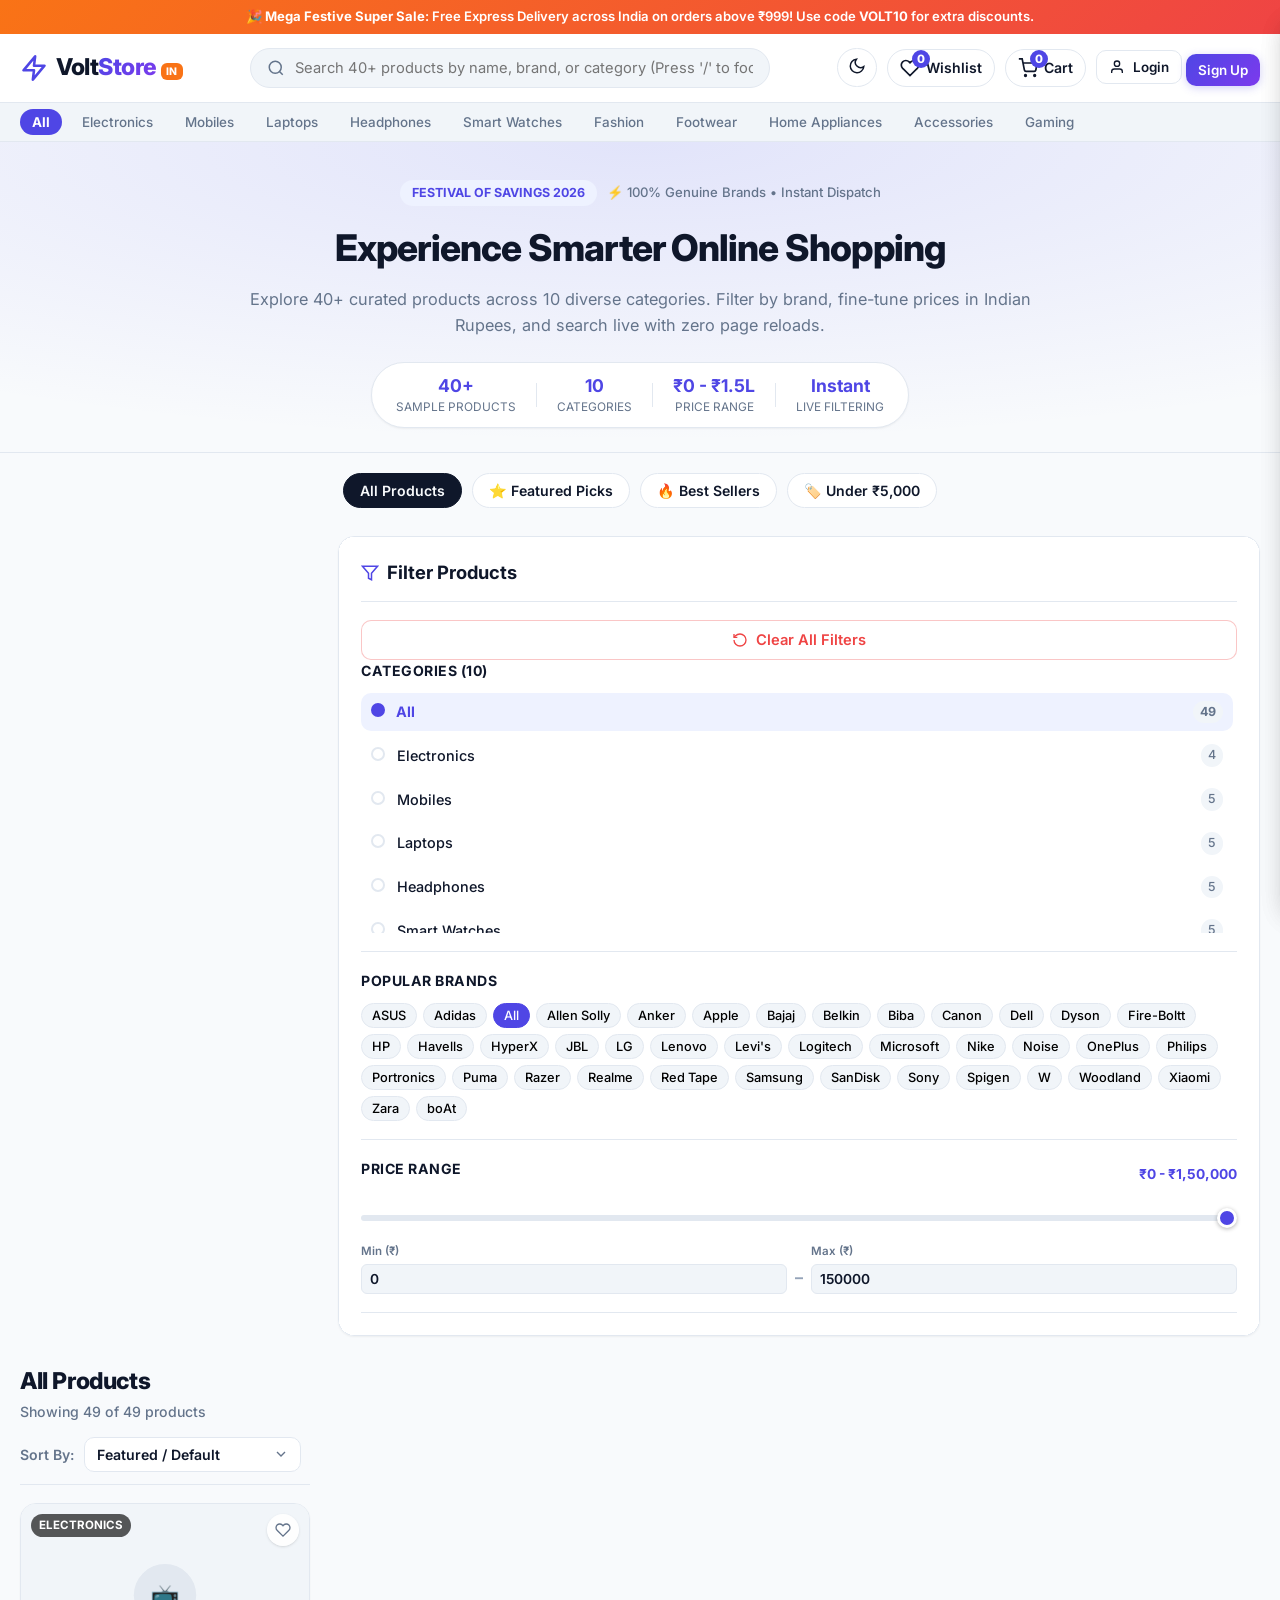
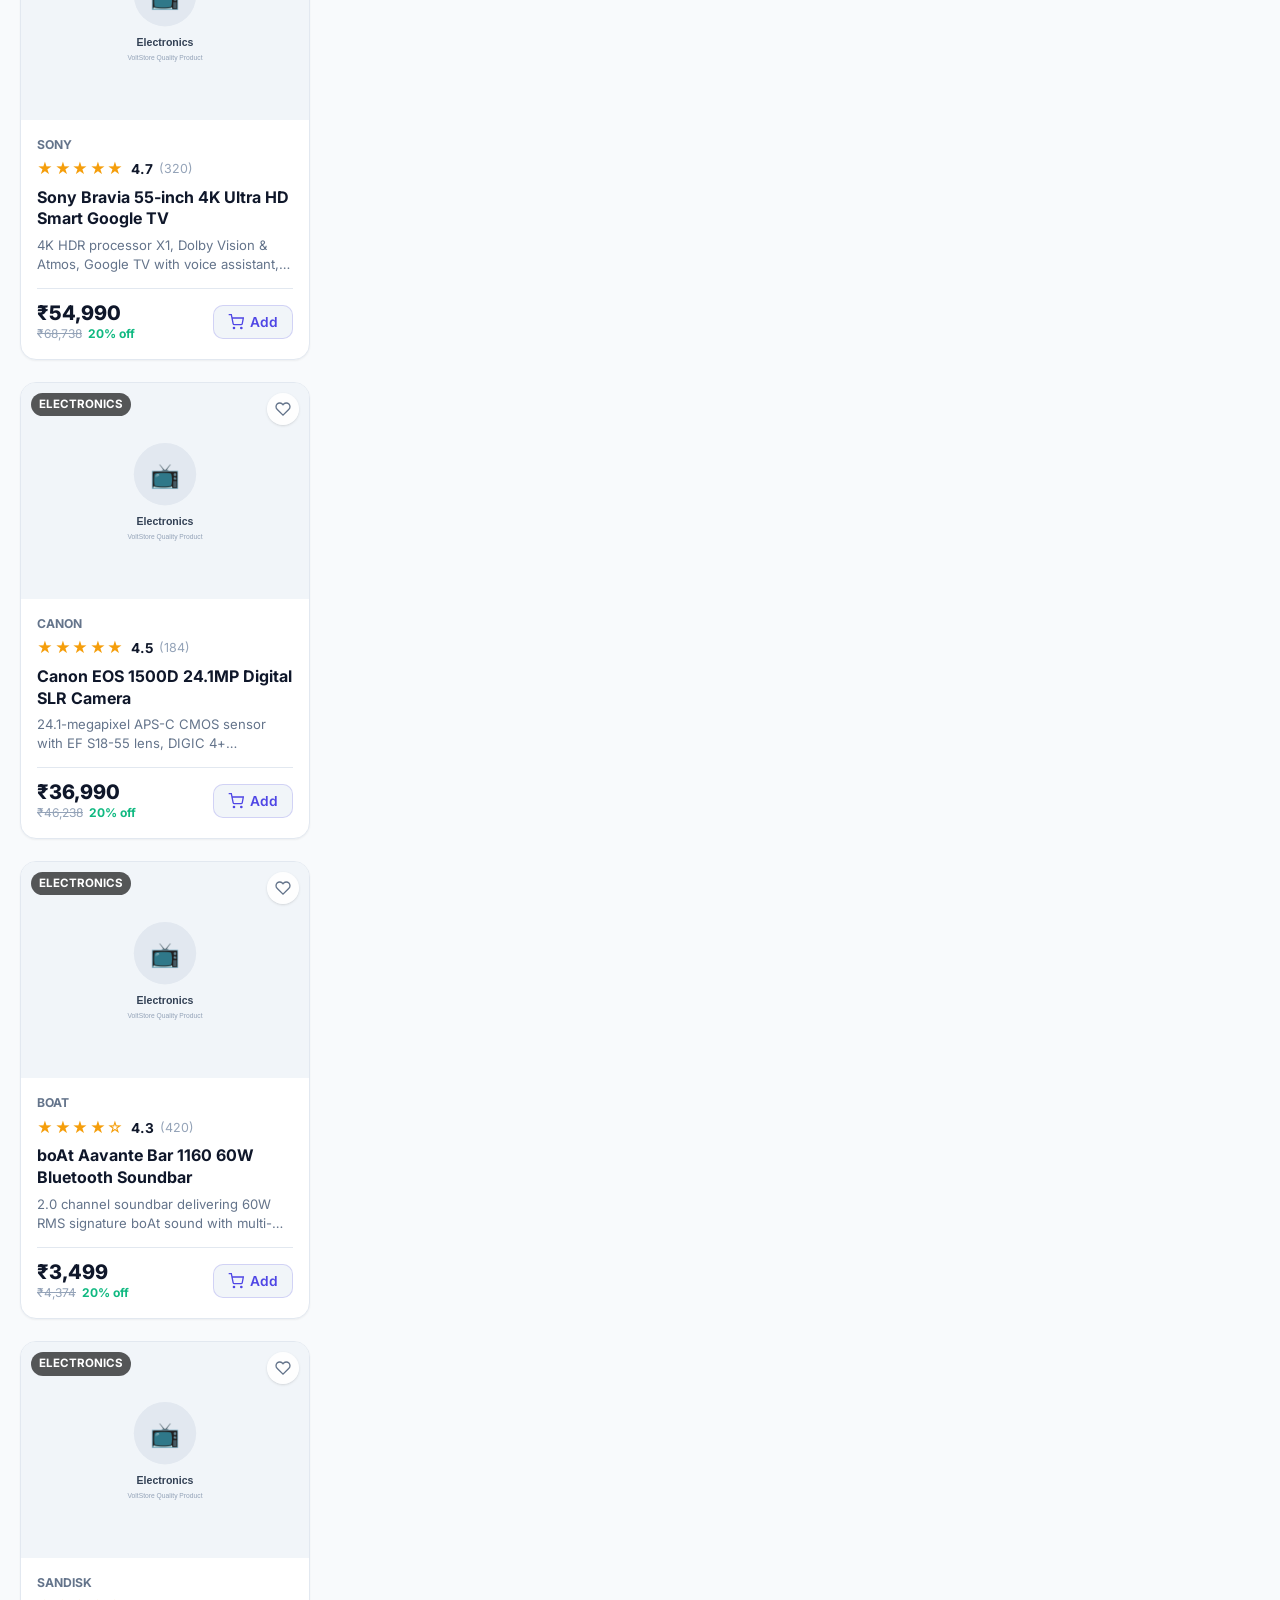
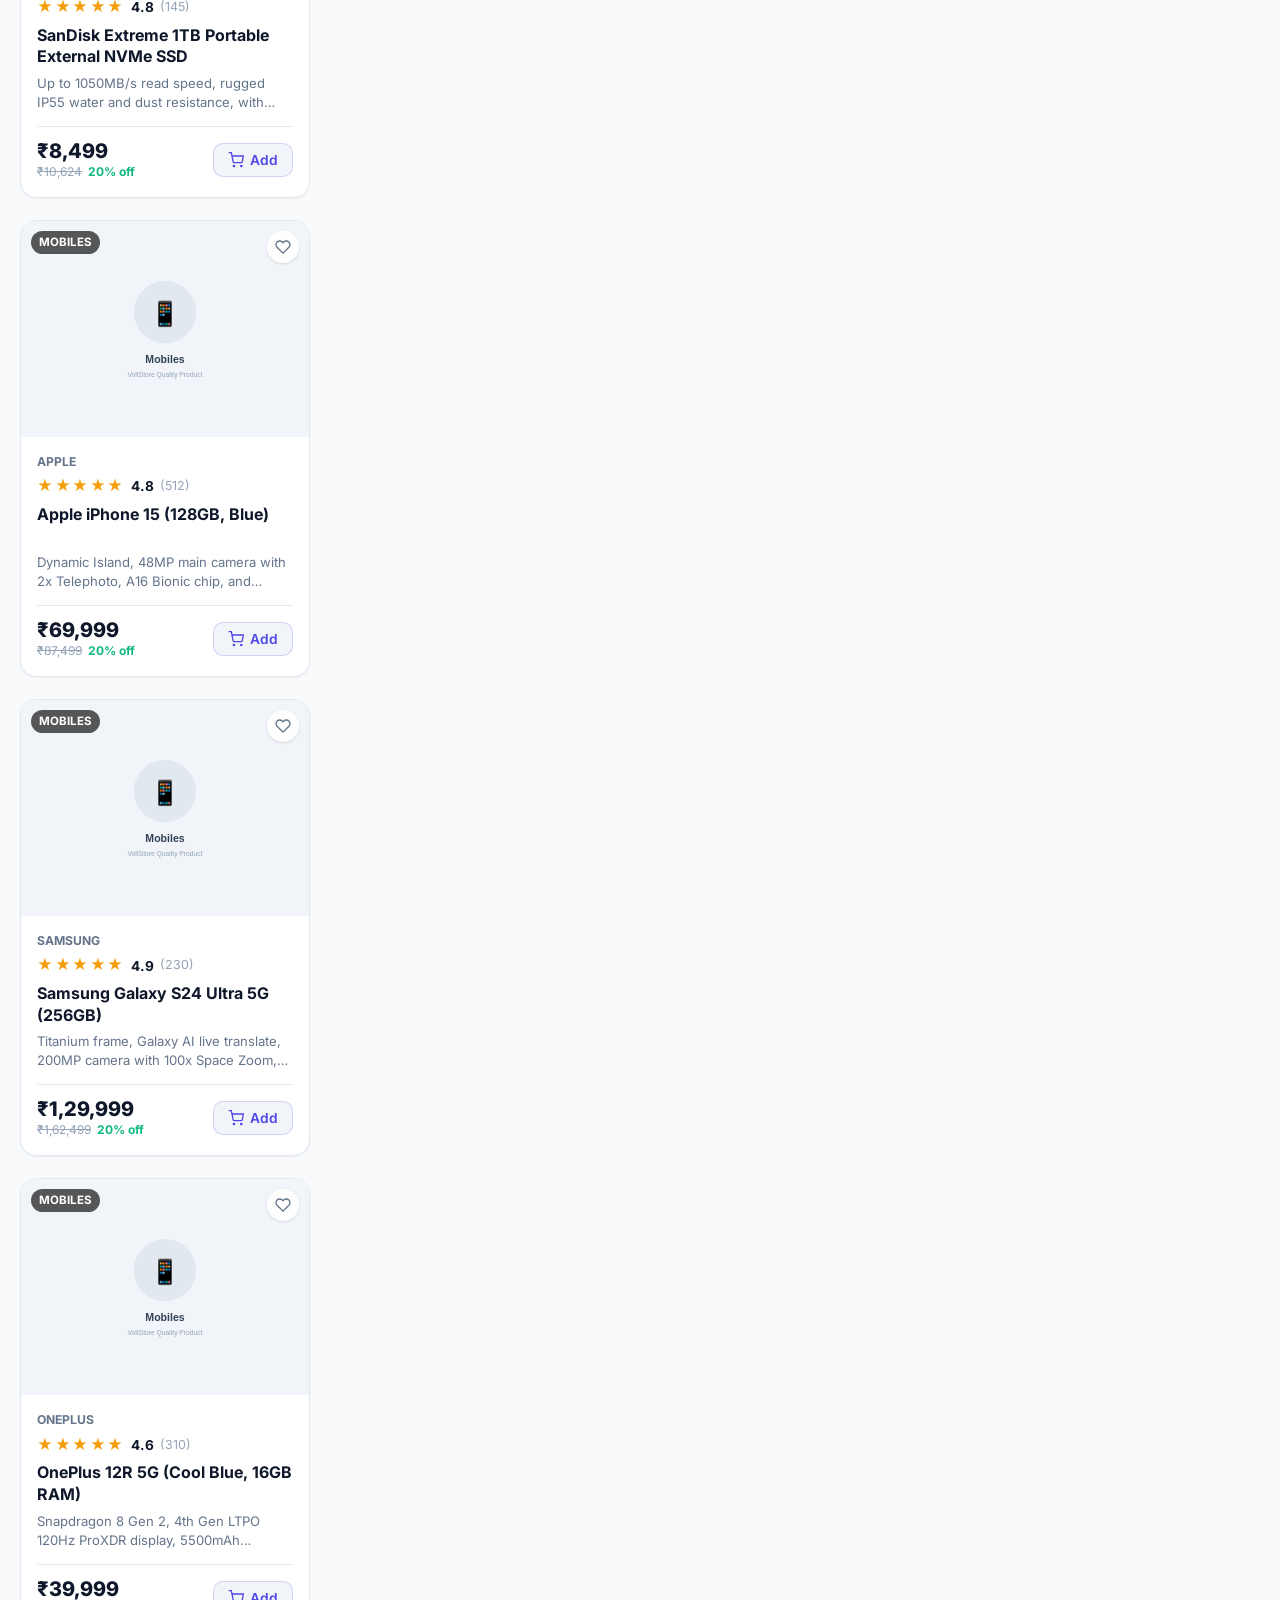
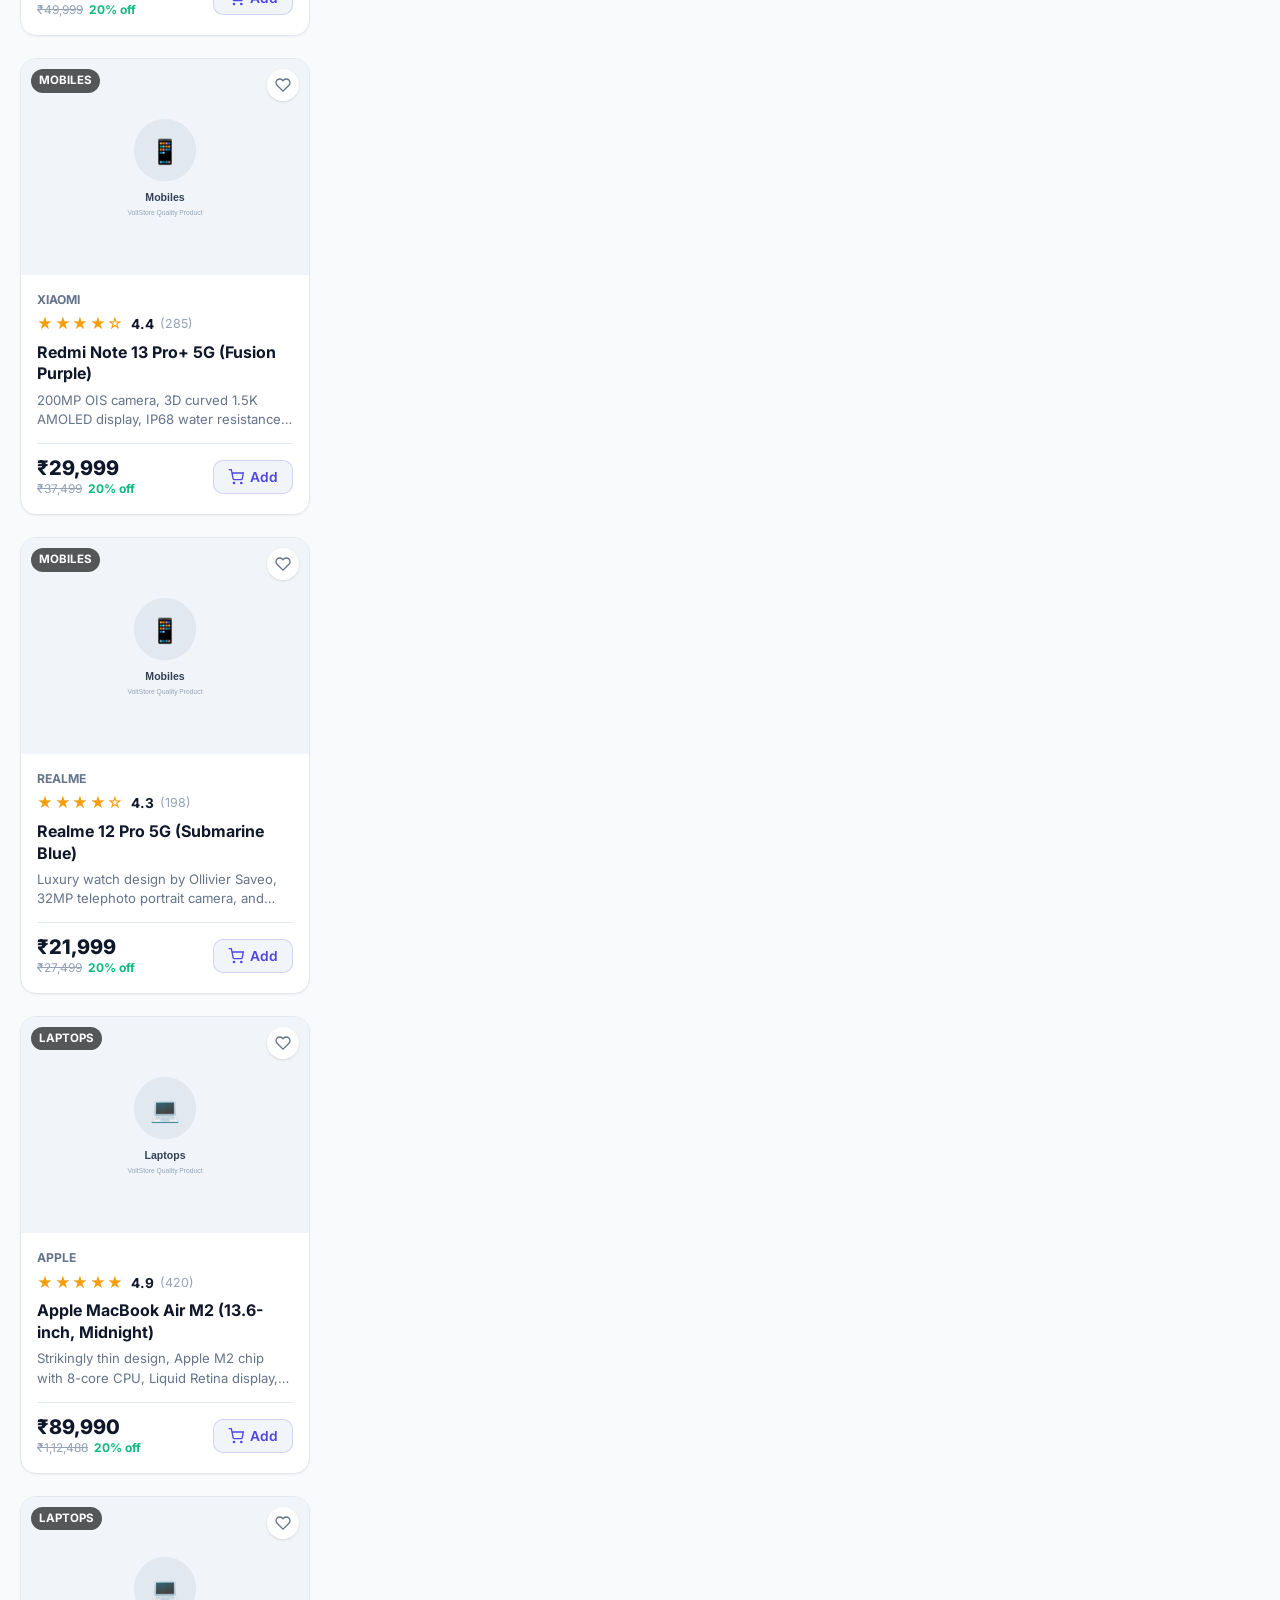
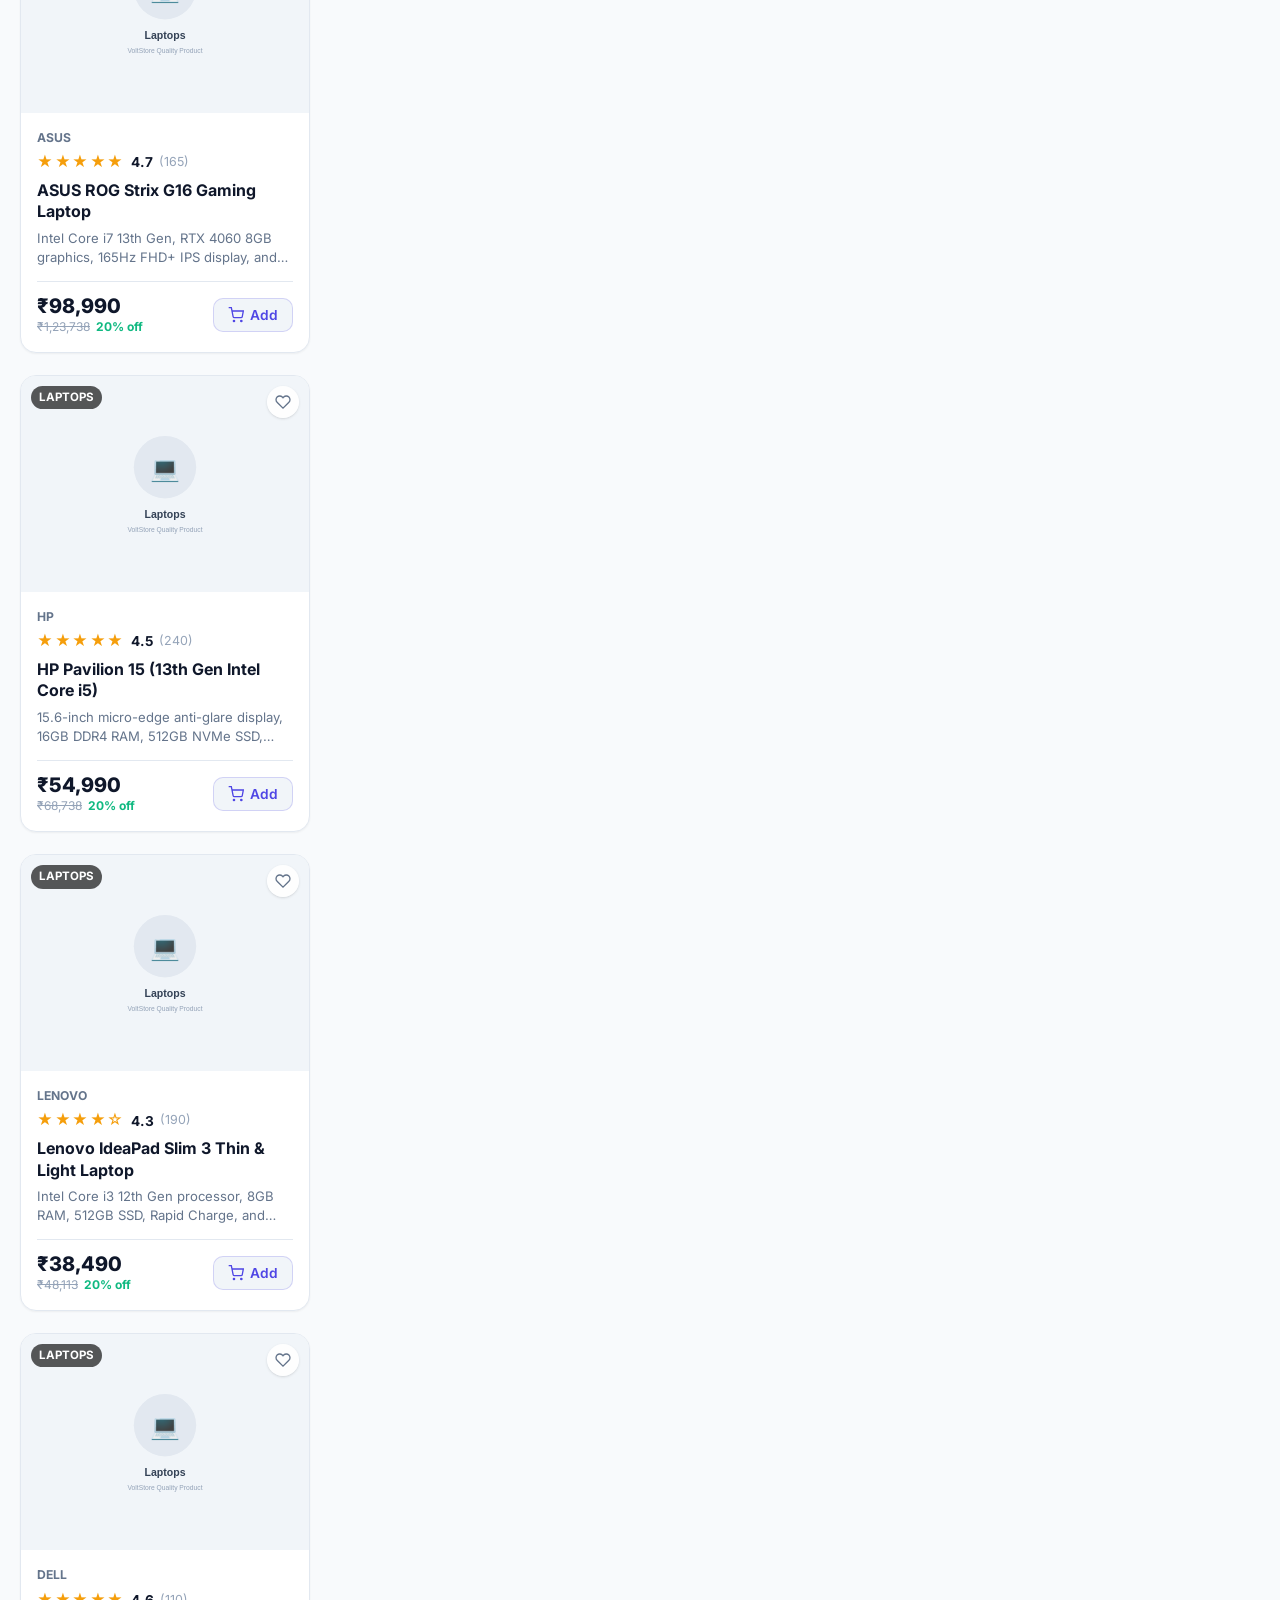
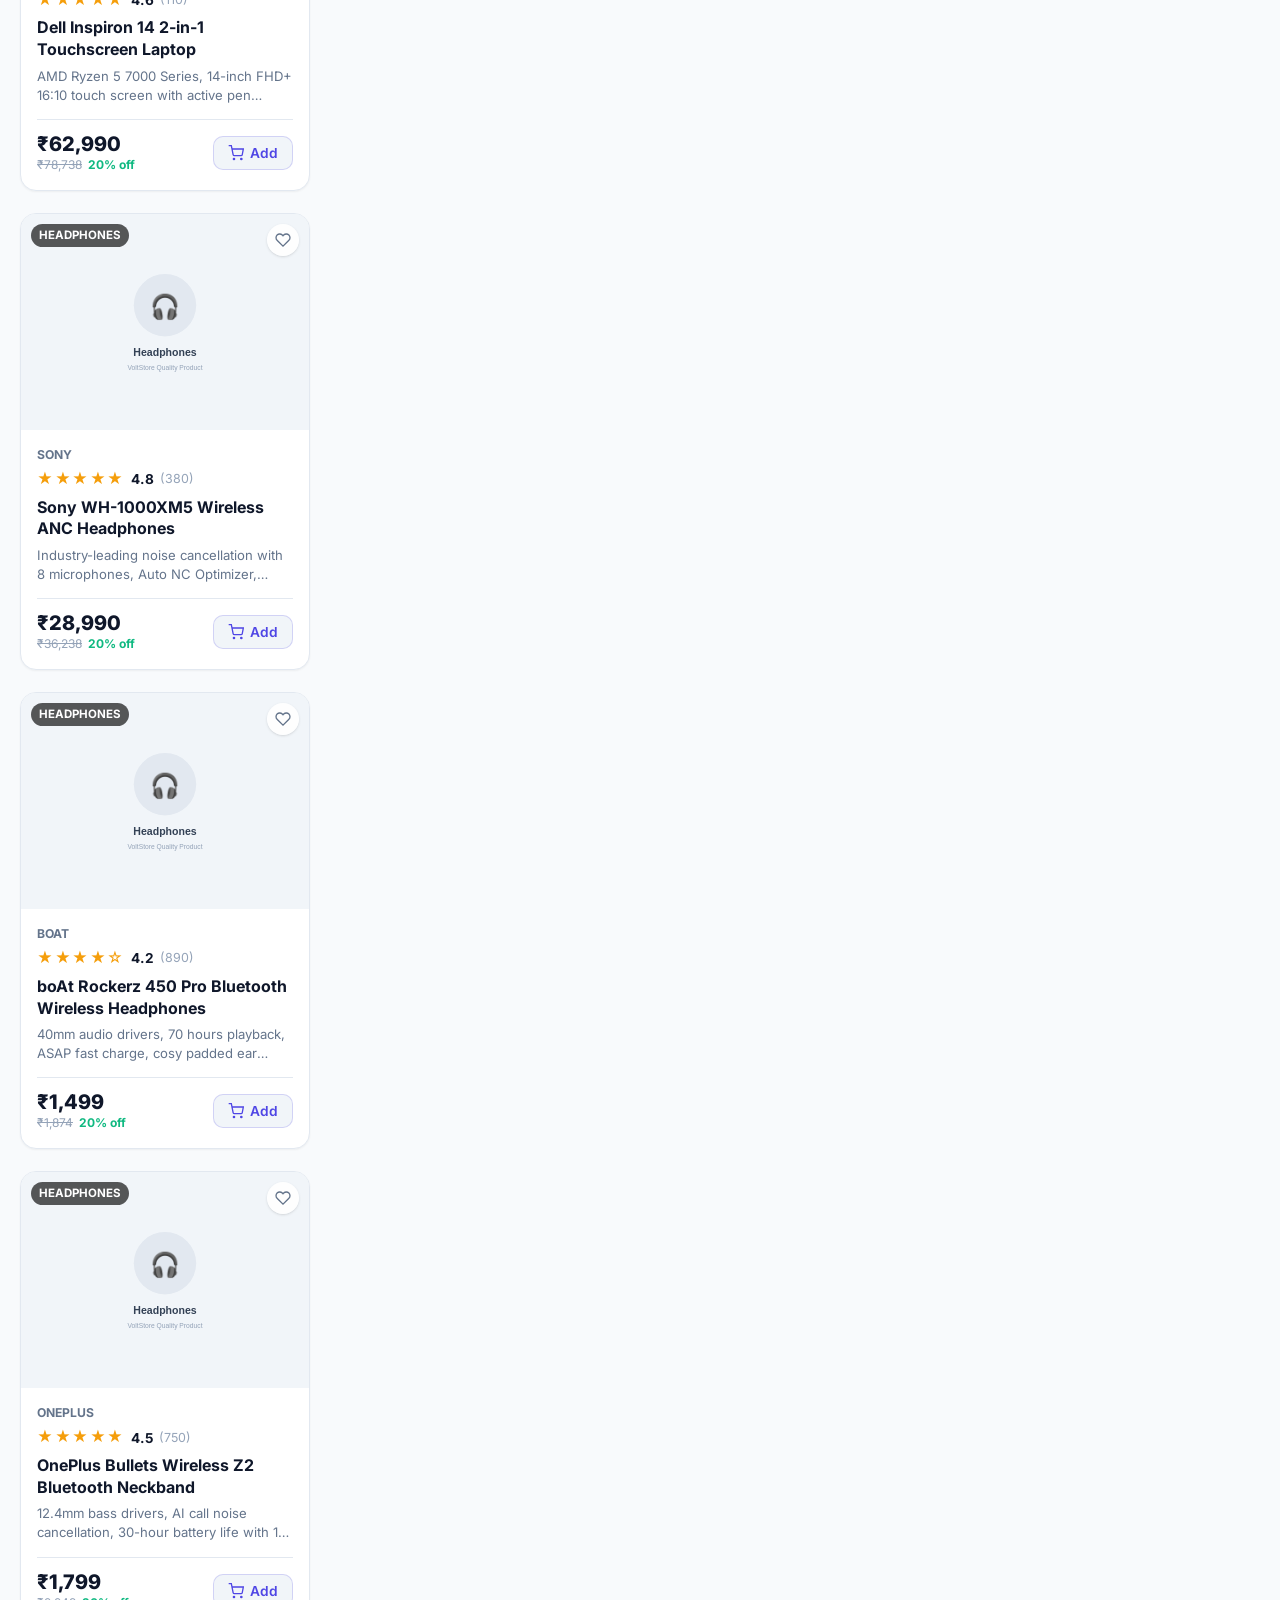
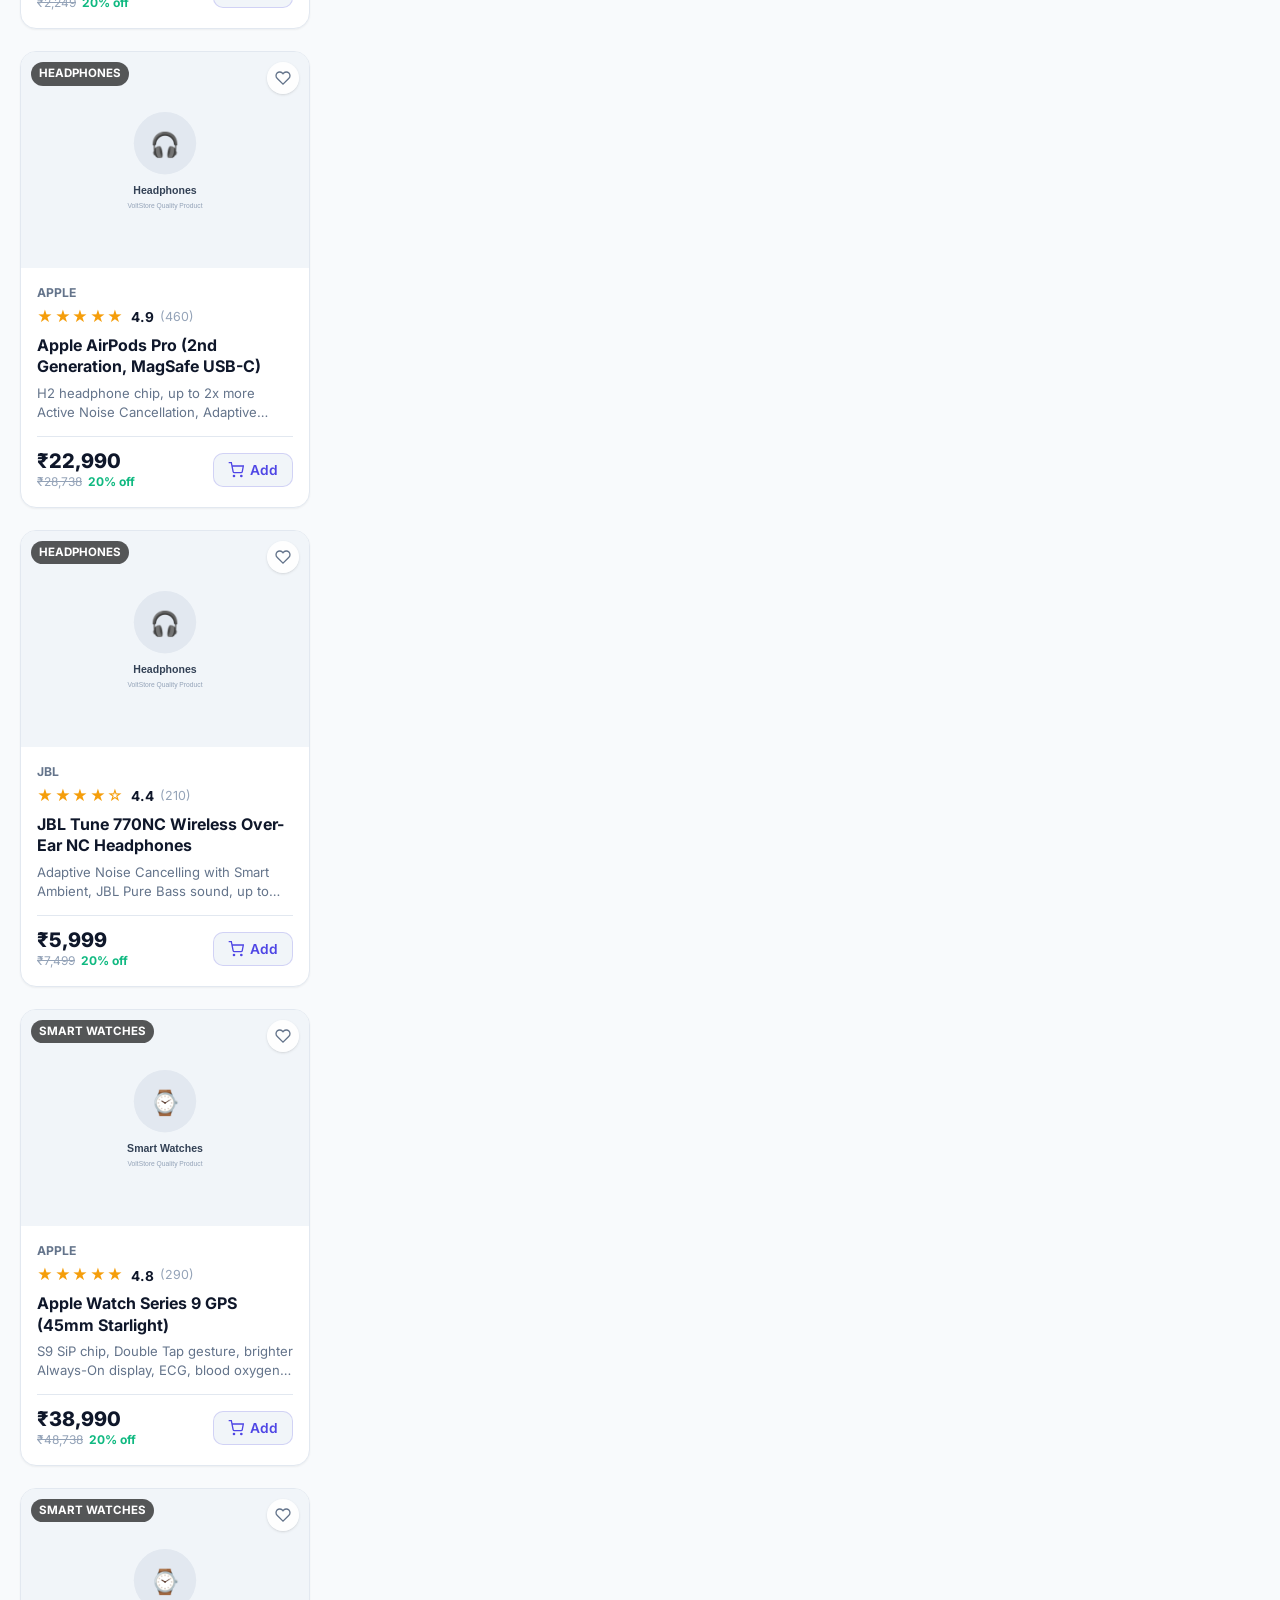
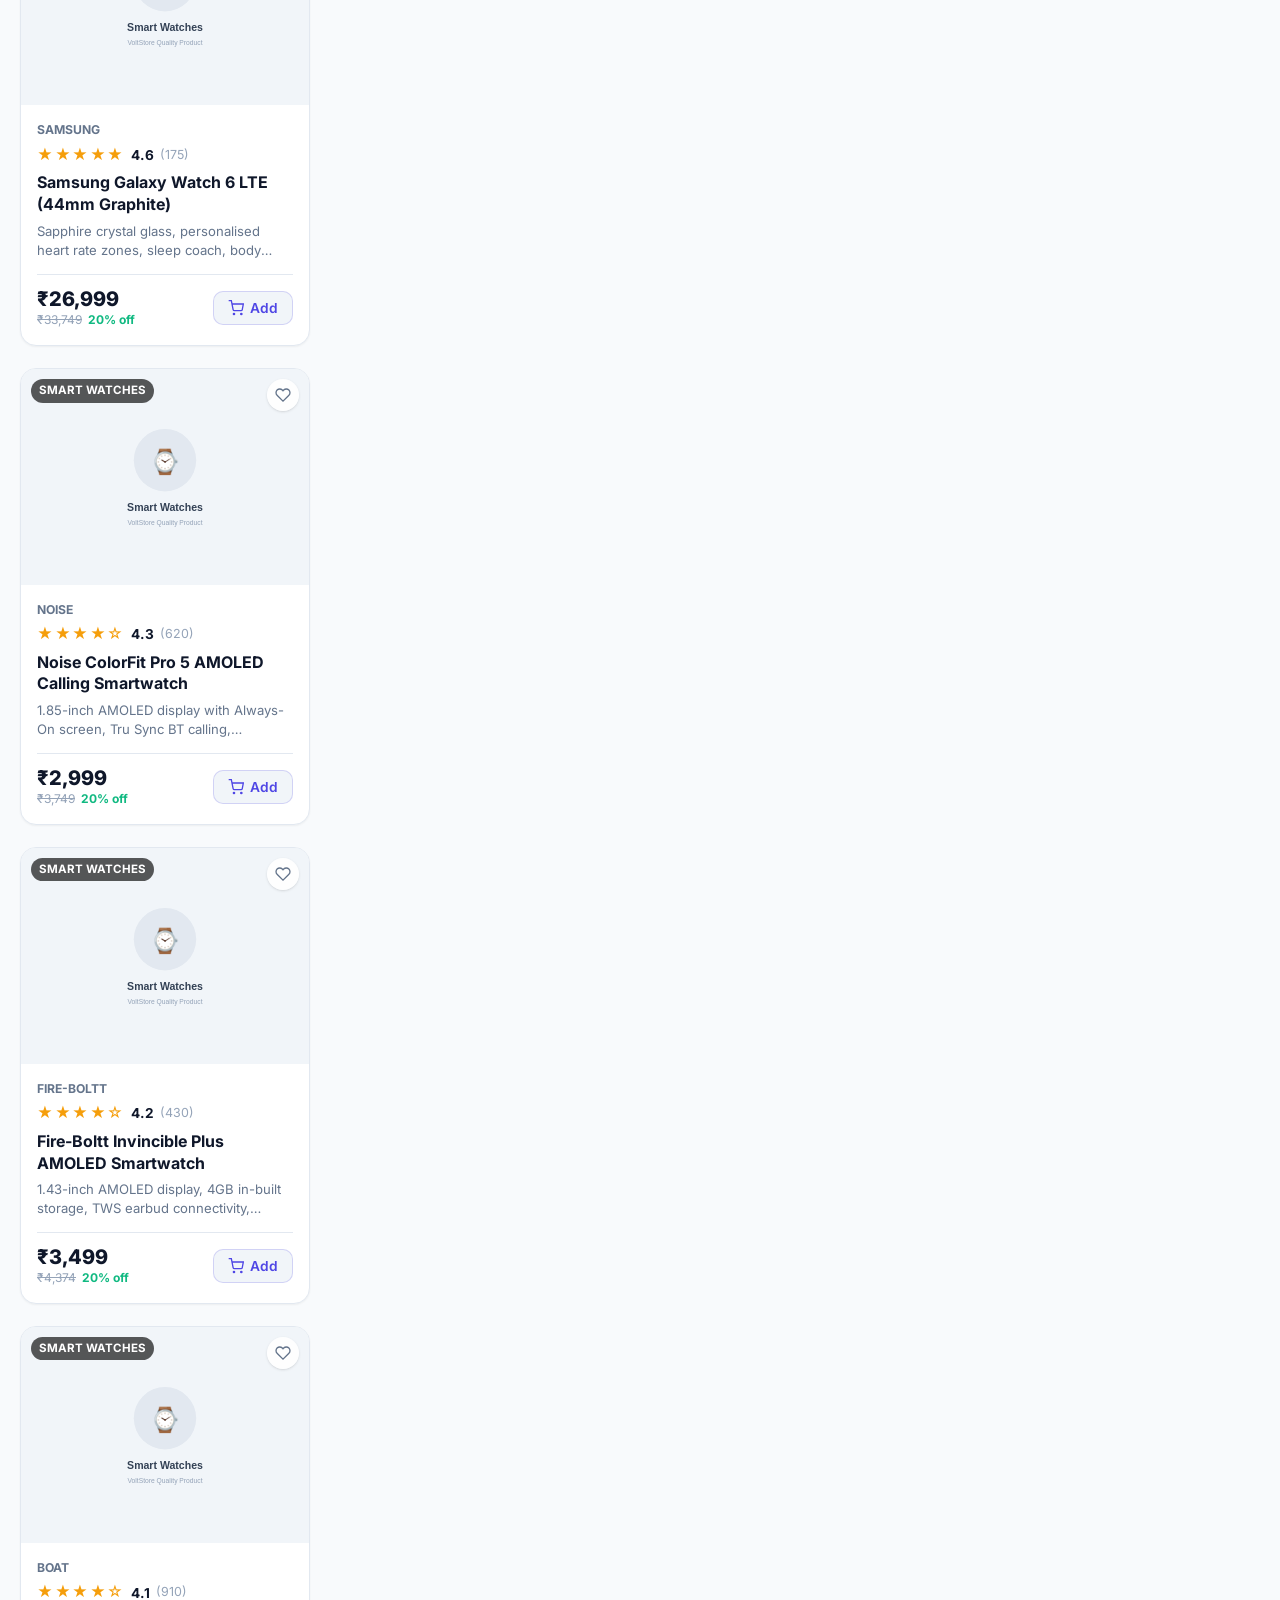
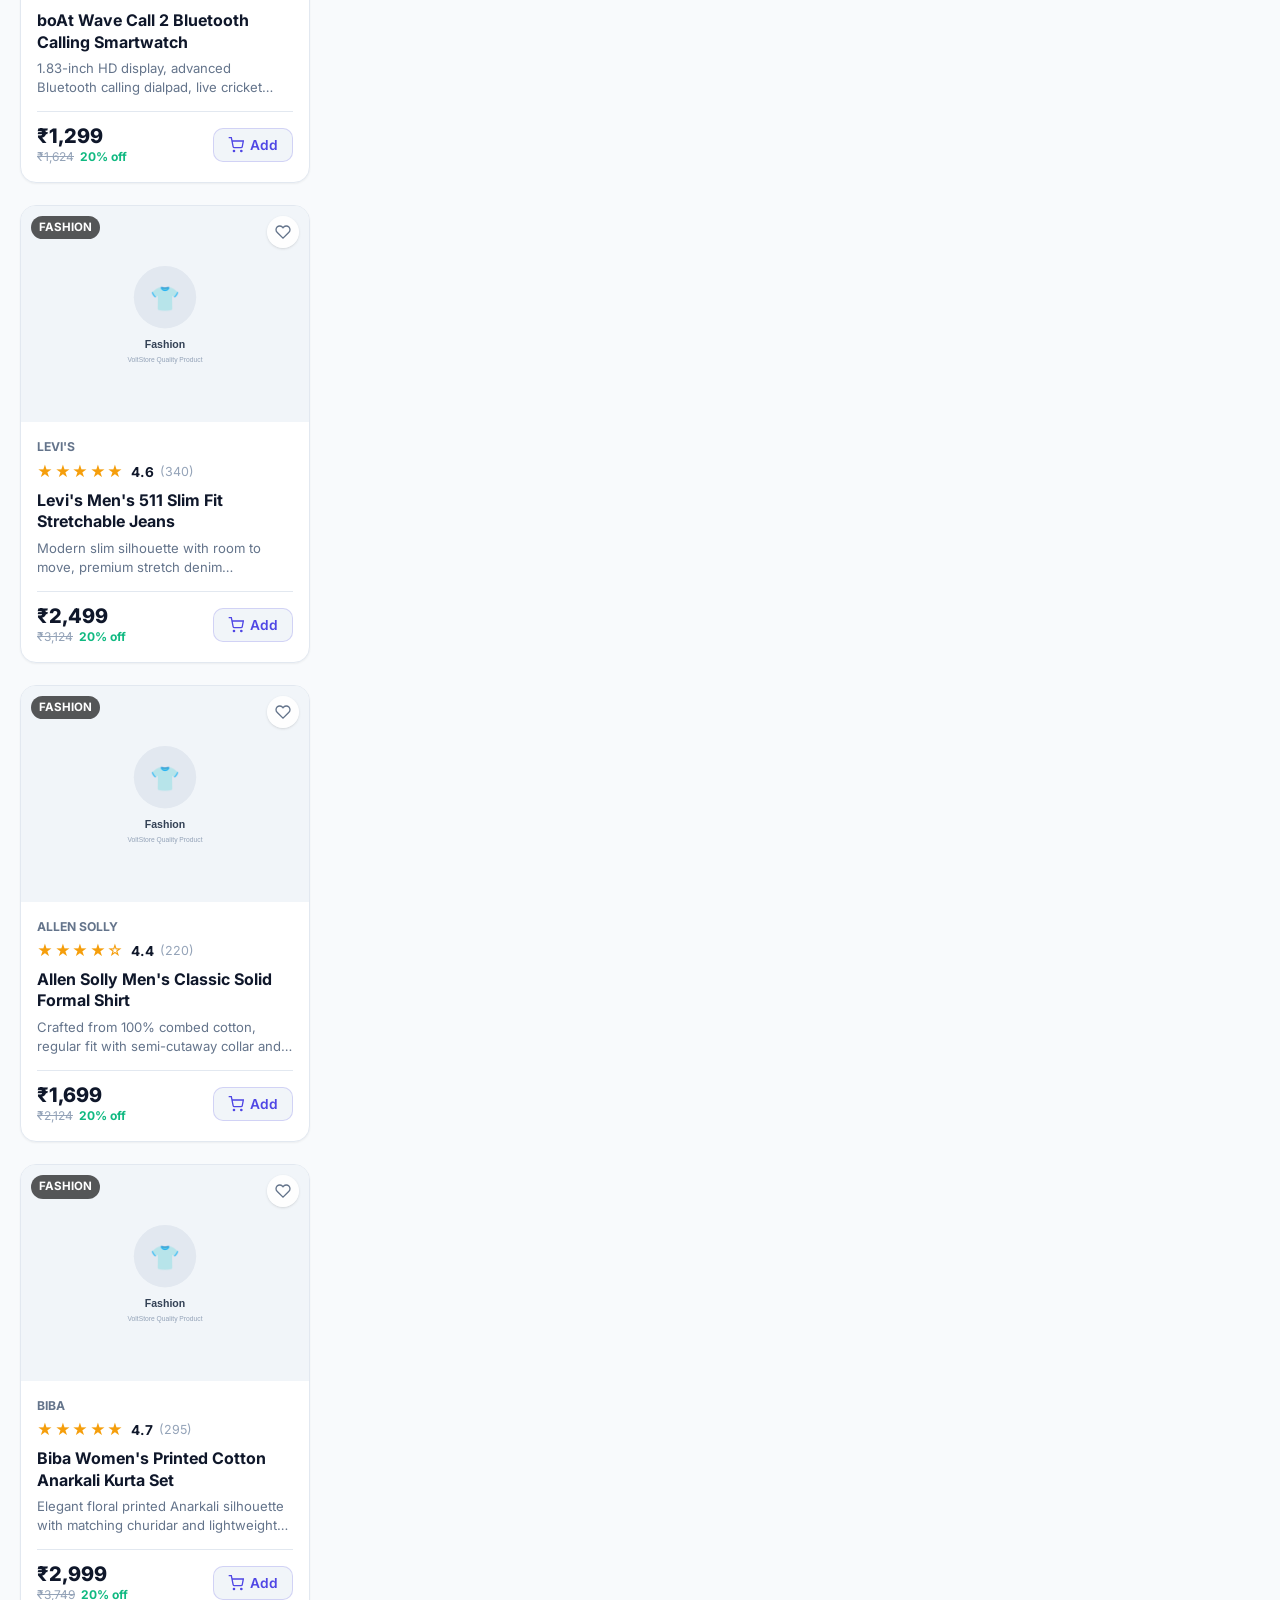
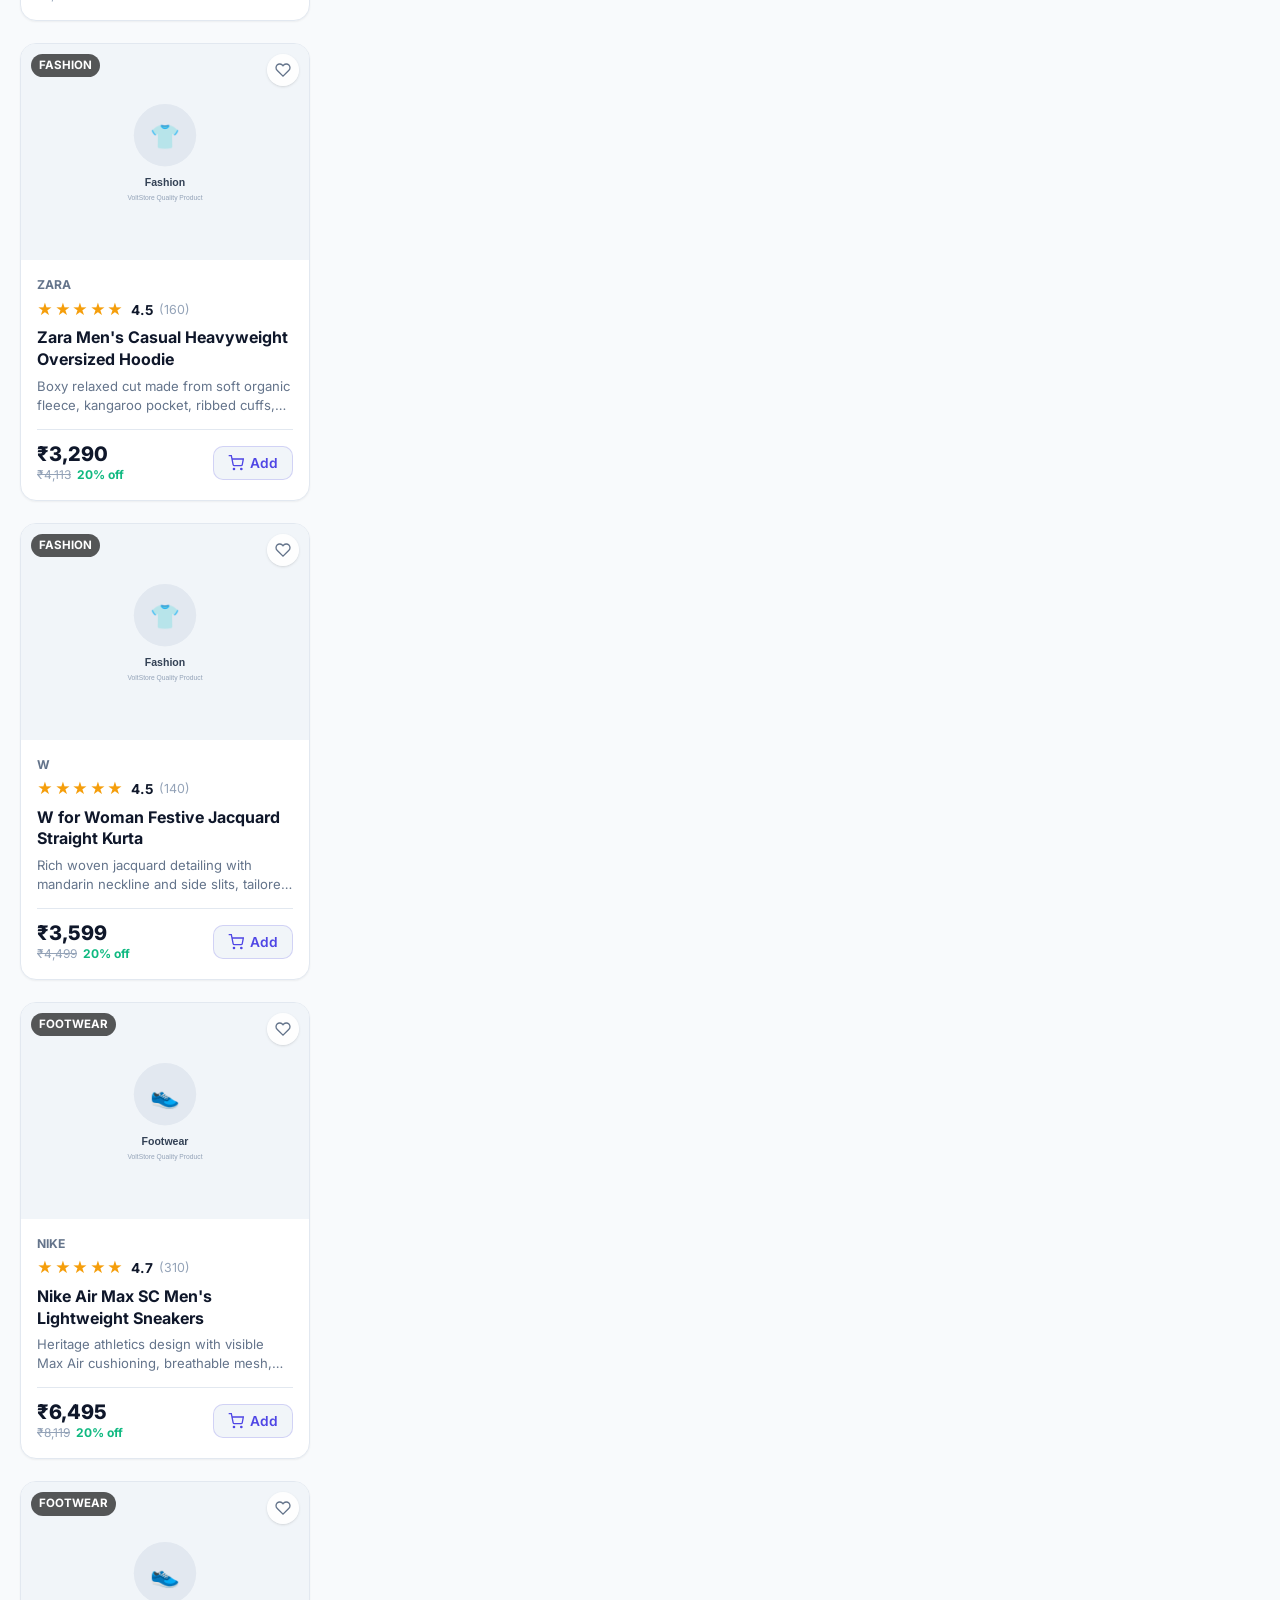
<file: index.html>
<!DOCTYPE html>
<html lang="en" data-theme="light">
<head>
  <meta charset="UTF-8">
  <meta name="viewport" content="width=device-width, initial-scale=1.0">
  <title>VoltStore India | Dynamic Product Filtering and Search System</title>
  <meta name="description" content="Shop 40+ top tech, fashion, footwear, and home appliances in India with real-time live search, dynamic multi-filtering, dark theme, and instant shopping cart.">
  
  <!-- Google Fonts: Inter -->
  <link rel="preconnect" href="https://fonts.googleapis.com">
  <link rel="preconnect" href="https://fonts.gstatic.com" crossorigin>
  <link href="https://fonts.googleapis.com/css2?family=Inter:wght@300;400;500;600;700;800&display=swap" rel="stylesheet">
  
  <!-- Main Stylesheet -->
  <link rel="stylesheet" href="style.css">
</head>
<body>

  <!-- Top Announcement Bar -->
  <div class="announcement-bar">
    <div class="announcement-content">
      <span>🎉 <strong>Mega Festive Super Sale</strong>: Free Express Delivery across India on orders above ₹999! Use code <strong>VOLT10</strong> for extra discounts.</span>
    </div>
  </div>

  <!-- Main Navigation Bar -->
  <header class="navbar" id="navbar">
    <div class="nav-container">
      
      <!-- Brand Logo -->
      <div class="nav-brand">
        <a href="index.html" class="brand-logo" id="brand-logo" aria-label="VoltStore India Home">
          <svg class="brand-icon" viewBox="0 0 24 24" fill="none" stroke="currentColor" stroke-width="2.2" stroke-linecap="round" stroke-linejoin="round">
            <polygon points="13 2 3 14 12 14 11 22 21 10 12 10 13 2"></polygon>
          </svg>
          <span class="brand-text">Volt<span class="brand-accent">Store</span><span class="brand-country-tag">IN</span></span>
        </a>
      </div>

      <!-- Live Search Bar -->
      <div class="nav-search-wrapper">
        <div class="search-input-box">
          <svg class="search-icon" viewBox="0 0 24 24" fill="none" stroke="currentColor" stroke-width="2">
            <circle cx="11" cy="11" r="8"></circle>
            <line x1="21" y1="21" x2="16.65" y2="16.65"></line>
          </svg>
          <input 
            type="text" 
            id="searchInput" 
            placeholder="Search 40+ products by name, brand, or category (Press '/' to focus)..." 
            autocomplete="off"
            aria-label="Search products by name or category"
          >
          <button type="button" id="clearSearchBtn" class="clear-search-btn hidden" aria-label="Clear search input">
            &times;
          </button>
        </div>
      </div>

      <!-- Navigation Actions (Theme, Wishlist, Cart, Profile) -->
      <div class="nav-actions">
        
        <!-- Dark/Light Theme Toggle -->
        <button type="button" id="themeToggleBtn" class="icon-btn theme-toggle-btn" title="Toggle Light / Dark Mode" aria-label="Toggle theme">
          <span class="theme-icon-wrap" id="themeIcon">
            <!-- Injected by script.js (Sun/Moon SVG) -->
          </span>
        </button>

        <!-- Wishlist Button -->
        <button type="button" id="wishlistToggleBtn" class="icon-btn wishlist-btn" title="View Wishlist" aria-label="View wishlist">
          <div class="badge-icon-wrapper">
            <svg viewBox="0 0 24 24" fill="none" stroke="currentColor" stroke-width="2" width="20" height="20">
              <path d="M20.84 4.61a5.5 5.5 0 0 0-7.78 0L12 5.67l-1.06-1.06a5.5 5.5 0 0 0-7.78 7.78l1.06 1.06L12 21.23l7.78-7.78 1.06-1.06a5.5 5.5 0 0 0 0-7.78z"></path>
            </svg>
            <span class="nav-badge" id="wishlistCountBadge">0</span>
          </div>
          <span class="btn-text">Wishlist</span>
        </button>

        <!-- Cart Button -->
        <button type="button" id="cartToggleBtn" class="icon-btn cart-btn" title="View Shopping Cart" aria-label="View shopping cart">
          <div class="badge-icon-wrapper">
            <svg viewBox="0 0 24 24" fill="none" stroke="currentColor" stroke-width="2" width="20" height="20">
              <circle cx="9" cy="21" r="1"></circle>
              <circle cx="20" cy="21" r="1"></circle>
              <path d="M1 1h4l2.68 13.39a2 2 0 0 0 2 1.61h9.72a2 2 0 0 0 2-1.61L23 6H6"></path>
            </svg>
            <span class="nav-badge" id="cartCountBadge">0</span>
          </div>
          <span class="btn-text">Cart</span>
        </button>

        <!-- Mobile Filter Sidebar Button -->
        <button type="button" id="mobileFilterToggle" class="icon-btn mobile-filter-btn" aria-label="Open filter sidebar">
          <svg viewBox="0 0 24 24" fill="none" stroke="currentColor" stroke-width="2" width="20" height="20">
            <line x1="4" y1="21" x2="4" y2="14"></line>
            <line x1="4" y1="10" x2="4" y2="3"></line>
            <line x1="12" y1="21" x2="12" y2="12"></line>
            <line x1="12" y1="8" x2="12" y2="3"></line>
            <line x1="20" y1="21" x2="20" y2="16"></line>
            <line x1="20" y1="12" x2="20" y2="3"></line>
            <line x1="1" y1="14" x2="7" y2="14"></line>
            <line x1="9" y1="8" x2="15" y2="8"></line>
            <line x1="17" y1="16" x2="23" y2="16"></line>
          </svg>
          <span class="btn-text">Filters</span>
          <span class="active-filter-badge hidden" id="filterCountBadge">0</span>
        </button>

        <!-- Auth State Container (Login/Profile Dropdown) -->
        <div id="navAuthContainer">
          <!-- Populated dynamically via auth.js -->
        </div>

      </div>
    </div>

    <!-- Quick Category Sub-Navigation -->
    <nav class="sub-navbar" aria-label="Categories Bar">
      <div class="sub-nav-container" id="quickCategoryPills">
        <!-- Rendered dynamically via script.js -->
      </div>
    </nav>
  </header>

  <!-- Hero Welcome Banner -->
  <section class="hero-banner" id="heroBanner">
    <div class="hero-content">
      <div class="hero-tag-row">
        <span class="hero-badge">Festival of Savings 2026</span>
        <span class="hero-subbadge">⚡ 100% Genuine Brands • Instant Dispatch</span>
      </div>
      <h1 class="hero-title">Experience Smarter Online Shopping</h1>
      <p class="hero-subtitle">
        Explore 40+ curated products across 10 diverse categories. Filter by brand, fine-tune prices in Indian Rupees, and search live with zero page reloads.
      </p>

      <div class="hero-quick-stats">
        <div class="stat-item">
          <strong>40+</strong>
          <span>Sample Products</span>
        </div>
        <div class="stat-divider"></div>
        <div class="stat-item">
          <strong>10</strong>
          <span>Categories</span>
        </div>
        <div class="stat-divider"></div>
        <div class="stat-item">
          <strong>₹0 - ₹1.5L</strong>
          <span>Price Range</span>
        </div>
        <div class="stat-divider"></div>
        <div class="stat-item">
          <strong>Instant</strong>
          <span>Live Filtering</span>
        </div>
      </div>
    </div>
  </section>

  <!-- Quick Filter Pills: Featured & Best Sellers -->
  <div class="curated-pills-container">
    <button type="button" class="curated-pill active" id="pillAll">All Products</button>
    <button type="button" class="curated-pill" id="pillFeatured">⭐ Featured Picks</button>
    <button type="button" class="curated-pill" id="pillBestSellers">🔥 Best Sellers</button>
    <button type="button" class="curated-pill" id="pillUnder5000">🏷️ Under ₹5,000</button>
  </div>

  <!-- Main Store Section -->
  <main class="store-container">
    
    <!-- Filter Sidebar Backdrop (for Mobile) -->
    <div class="sidebar-backdrop" id="sidebarBackdrop"></div>

    <!-- Filters Sidebar -->
    <aside class="filters-sidebar" id="filtersSidebar" aria-label="Product Filters">
      <div class="sidebar-header">
        <div class="sidebar-header-title">
          <svg viewBox="0 0 24 24" fill="none" stroke="currentColor" stroke-width="2" class="sidebar-icon">
            <polygon points="22 3 2 3 10 12.46 10 19 14 21 14 12.46 22 3"></polygon>
          </svg>
          <h2>Filter Products</h2>
        </div>
        <button type="button" id="closeSidebarBtn" class="close-sidebar-btn" aria-label="Close filters">
          &times;
        </button>
      </div>

      <!-- Clear All Filters Button -->
      <div class="filter-group reset-group">
        <button type="button" id="clearFiltersBtn" class="btn btn-outline-danger w-100">
          <svg viewBox="0 0 24 24" fill="none" stroke="currentColor" stroke-width="2" width="16" height="16">
            <path d="M3 12a9 9 0 1 0 9-9 9.75 9.75 0 0 0-6.74 2.74L3 8"></path>
            <path d="M3 3v5h5"></path>
          </svg>
          Clear All Filters
        </button>
      </div>

      <!-- Category Filter -->
      <div class="filter-section">
        <h3 class="filter-section-title">Categories (10)</h3>
        <div class="category-options" id="categoryOptions">
          <!-- Populated dynamically via script.js -->
        </div>
      </div>

      <!-- Brand Filter -->
      <div class="filter-section">
        <h3 class="filter-section-title">Popular Brands</h3>
        <div class="brand-filter-options" id="brandOptions">
          <!-- Populated dynamically via script.js -->
        </div>
      </div>

      <!-- Price Range Filter in INR -->
      <div class="filter-section">
        <div class="filter-section-header">
          <h3 class="filter-section-title">Price Range</h3>
          <span class="price-range-indicator" id="priceRangeIndicator">₹0 - ₹1,50,000</span>
        </div>
        
        <div class="price-slider-wrapper">
          <input 
            type="range" 
            id="priceSlider" 
            min="0" 
            max="150000" 
            step="1000" 
            value="150000" 
            aria-label="Maximum price slider"
          >
        </div>

        <div class="price-inputs-row">
          <div class="price-field">
            <label for="minPriceInput">Min (₹)</label>
            <input type="number" id="minPriceInput" min="0" max="150000" step="500" value="0" placeholder="0">
          </div>
          <span class="price-separator">&ndash;</span>
          <div class="price-field">
            <label for="maxPriceInput">Max (₹)</label>
            <input type="number" id="maxPriceInput" min="0" max="150000" step="1000" value="150000" placeholder="150000">
          </div>
        </div>
      </div>

      <!-- Customer Rating Filter -->
      <div class="filter-section">
        <h3 class="filter-section-title">Customer Rating</h3>
        <div class="rating-filter-options">
          <label class="rating-radio-label">
            <input type="radio" name="ratingFilter" value="0" checked>
            <span class="rating-radio-custom"></span>
            <span>All Ratings</span>
          </label>
          <label class="rating-radio-label">
            <input type="radio" name="ratingFilter" value="4.5">
            <span class="rating-radio-custom"></span>
            <span class="stars-gold">★★★★★</span>
            <span class="rating-text">4.5 &amp; up</span>
          </label>
          <label class="rating-radio-label">
            <input type="radio" name="ratingFilter" value="4.0">
            <span class="rating-radio-custom"></span>
            <span class="stars-gold">★★★★☆</span>
            <span class="rating-text">4.0 &amp; up</span>
          </label>
        </div>
      </div>

    </aside>

    <!-- Main Products Showcase -->
    <section class="products-showcase">
      
      <!-- Top Catalog Control Bar -->
      <div class="catalog-top-bar">
        <div class="catalog-info">
          <h2 class="section-heading" id="catalogHeading">All Products</h2>
          <span class="products-counter" id="productsCounter">Showing 44 products</span>
        </div>

        <div class="catalog-sort">
          <label for="sortSelect" class="sort-label">Sort By:</label>
          <div class="select-wrapper">
            <select id="sortSelect" class="sort-dropdown" aria-label="Sort products">
              <option value="featured">Featured / Default</option>
              <option value="price-asc">Price: Low to High</option>
              <option value="price-desc">Price: High to Low</option>
              <option value="name-asc">Name: A to Z</option>
              <option value="rating-desc">Top Rated (High to Low)</option>
            </select>
            <svg class="select-chevron" viewBox="0 0 24 24" fill="none" stroke="currentColor" stroke-width="2">
              <polyline points="6 9 12 15 18 9"></polyline>
            </svg>
          </div>
        </div>
      </div>

      <!-- Active Filter Tags Row -->
      <div class="active-filters-row hidden" id="activeFiltersRow">
        <span class="active-filters-label">Active Filters:</span>
        <div class="active-chips-container" id="activeChipsContainer">
          <!-- Populated dynamically -->
        </div>
        <button type="button" id="clearAllChipsBtn" class="clear-chips-link">Clear All</button>
      </div>

      <!-- Products Grid -->
      <div class="products-grid" id="productsGrid" aria-live="polite">
        <!-- Rendered dynamically via script.js -->
      </div>

      <!-- Empty State -->
      <div class="empty-state hidden" id="emptyState">
        <div class="empty-state-icon">
          <svg viewBox="0 0 24 24" fill="none" stroke="currentColor" stroke-width="1.6">
            <circle cx="11" cy="11" r="8"></circle>
            <line x1="21" y1="21" x2="16.65" y2="16.65"></line>
            <line x1="8" y1="11" x2="14" y2="11"></line>
          </svg>
        </div>
        <h3 class="empty-state-title">No matching products found</h3>
        <p class="empty-state-message">
          We couldn't find any products matching your current search keywords, brand, or price constraints.
          Try clearing some filters or searching for another gadget or fashion item.
        </p>
        <button type="button" class="btn btn-primary" id="emptyStateResetBtn">
          Reset All Filters
        </button>
      </div>

    </section>
  </main>

  <!-- ========================================================================
       MODALS & SLIDING DRAWERS
       ======================================================================== -->

  <!-- 1. Shopping Cart Drawer -->
  <div class="drawer-backdrop" id="cartBackdrop"></div>
  <aside class="side-drawer" id="cartDrawer" aria-label="Shopping Cart Drawer">
    <div class="drawer-header">
      <div class="drawer-header-title">
        <svg viewBox="0 0 24 24" fill="none" stroke="currentColor" stroke-width="2" width="22" height="22">
          <circle cx="9" cy="21" r="1"></circle>
          <circle cx="20" cy="21" r="1"></circle>
          <path d="M1 1h4l2.68 13.39a2 2 0 0 0 2 1.61h9.72a2 2 0 0 0 2-1.61L23 6H6"></path>
        </svg>
        <h3>Your Cart (<span id="cartItemCountHeader">0</span>)</h3>
      </div>
      <button type="button" id="closeCartBtn" class="close-drawer-btn" aria-label="Close cart drawer">&times;</button>
    </div>

    <div class="drawer-body" id="cartBody">
      <div class="cart-items-list" id="cartItemsList"></div>

      <div class="drawer-empty-message" id="cartEmptyMessage">
        <div class="empty-drawer-icon">🛍️</div>
        <h4>Your shopping cart is empty</h4>
        <p>Explore our 40+ products and add your favorite items!</p>
        <button type="button" class="btn btn-outline" id="cartBrowseBtn">Start Shopping</button>
      </div>
    </div>

    <div class="drawer-footer" id="cartFooter">
      <div class="summary-line">
        <span>Subtotal</span>
        <span class="summary-val" id="cartSubtotalAmount">₹0</span>
      </div>
      <div class="summary-line text-muted">
        <span>Shipping (Free over ₹999)</span>
        <span class="shipping-tag" id="cartShippingAmount">FREE</span>
      </div>
      <div class="summary-total">
        <span>Total Payable</span>
        <span class="total-val" id="cartTotalAmount">₹0</span>
      </div>
      <button type="button" class="btn btn-primary w-100 btn-checkout" id="checkoutBtn">
        Proceed to Demo Checkout
      </button>
      <button type="button" class="btn btn-outline-danger w-100 btn-clear-cart" id="clearCartBtn">
        Clear Cart
      </button>
    </div>
  </aside>

  <!-- 2. Wishlist Drawer -->
  <div class="drawer-backdrop" id="wishlistBackdrop"></div>
  <aside class="side-drawer" id="wishlistDrawer" aria-label="Wishlist Drawer">
    <div class="drawer-header">
      <div class="drawer-header-title">
        <svg viewBox="0 0 24 24" fill="none" stroke="currentColor" stroke-width="2" width="22" height="22">
          <path d="M20.84 4.61a5.5 5.5 0 0 0-7.78 0L12 5.67l-1.06-1.06a5.5 5.5 0 0 0-7.78 7.78l1.06 1.06L12 21.23l7.78-7.78 1.06-1.06a5.5 5.5 0 0 0 0-7.78z"></path>
        </svg>
        <h3>Your Wishlist</h3>
      </div>
      <button type="button" id="closeWishlistBtn" class="close-drawer-btn" aria-label="Close wishlist">&times;</button>
    </div>

    <div class="drawer-body">
      <div class="wishlist-items-list" id="wishlistItemsList"></div>
      <div class="drawer-empty-message" id="wishlistEmptyMessage">
        <div class="empty-drawer-icon">❤️</div>
        <h4>No wishlist items saved</h4>
        <p>Click the heart icon on any product to save it for later.</p>
      </div>
    </div>
  </aside>

  <!-- 3. Quick View Product Details Modal -->
  <div class="modal-backdrop" id="quickViewModal">
    <div class="modal-dialog modal-lg">
      <button type="button" class="modal-close-btn" onclick="window.cartModule.closeQuickView()">&times;</button>
      <div class="modal-content" id="quickViewBody">
        <!-- Rendered dynamically via cart.js -->
      </div>
    </div>
  </div>

  <!-- 4. Demo Checkout Modal -->
  <div class="modal-backdrop" id="checkoutModal">
    <div class="modal-dialog">
      <button type="button" class="modal-close-btn" onclick="window.cartModule.closeCheckoutModal()">&times;</button>
      <div class="modal-content">
        <div class="modal-header">
          <h2 class="modal-title">Demo Order Checkout</h2>
          <p class="modal-subtitle">Complete your demo purchase. No actual money will be charged.</p>
        </div>

        <form id="checkoutForm" onsubmit="window.cartModule.submitDemoCheckout(event)">
          <div class="form-group">
            <label class="form-label" for="checkoutFullName">Full Name</label>
            <input type="text" id="checkoutFullName" class="form-input" placeholder="e.g. Aarav Sharma" required>
          </div>

          <div class="form-group">
            <label class="form-label" for="checkoutEmail">Email Address</label>
            <input type="email" id="checkoutEmail" class="form-input" placeholder="e.g. aarav@demo.in" required>
          </div>

          <div class="form-group">
            <label class="form-label" for="checkoutAddress">Delivery Address</label>
            <textarea id="checkoutAddress" class="form-input" rows="2" placeholder="House/Flat No, Street, City, PIN Code, State" required></textarea>
          </div>

          <div class="form-group">
            <label class="form-label">Payment Method (Simulation)</label>
            <div class="payment-options">
              <label class="payment-radio">
                <input type="radio" name="paymentMethod" value="UPI (Google Pay / PhonePe)" checked>
                <span>📱 UPI (Google Pay, PhonePe, Paytm)</span>
              </label>
              <label class="payment-radio">
                <input type="radio" name="paymentMethod" value="Credit/Debit Card (Visa/Mastercard/RuPay)">
                <span>💳 Credit / Debit Card (RuPay, Visa, Mastercard)</span>
              </label>
              <label class="payment-radio">
                <input type="radio" name="paymentMethod" value="Cash on Delivery (COD)">
                <span>💵 Cash on Delivery (COD)</span>
              </label>
            </div>
          </div>

          <div class="checkout-summary-box">
            <span>Total Payable:</span>
            <strong class="checkout-total-amt" id="checkoutTotalDisplay">₹0</strong>
          </div>

          <button type="submit" class="btn btn-primary w-100 btn-lg">
            Confirm &amp; Place Demo Order
          </button>
        </form>
      </div>
    </div>
  </div>

  <!-- 5. Order Success Confirmation Modal -->
  <div class="modal-backdrop" id="orderSuccessModal">
    <div class="modal-dialog modal-sm text-center">
      <div class="modal-content">
        <div class="success-icon-wrap">🎉</div>
        <h2 class="modal-title">Order Placed Successfully!</h2>
        <p class="order-id-badge">Order ID: <span id="orderSuccessId"></span></p>
        <p class="modal-subtitle" id="orderSuccessMsg"></p>
        <div class="notice-callout">
          <strong>Demo Notice:</strong> This completes a simulation order flow. Your shopping cart has been reset.
        </div>
        <button type="button" class="btn btn-primary w-100" onclick="window.cartModule.closeOrderSuccessModal()">
          Continue Shopping
        </button>
      </div>
    </div>
  </div>

  <!-- Toast Notification Container -->
  <div class="toast-container" id="toastContainer" aria-live="polite"></div>

  <!-- Footer -->
  <footer class="footer">
    <div class="footer-container">
      <div class="footer-col brand-col">
        <div class="brand-logo footer-logo">
          <svg class="brand-icon" viewBox="0 0 24 24" fill="none" stroke="currentColor" stroke-width="2.2">
            <polygon points="13 2 3 14 12 14 11 22 21 10 12 10 13 2"></polygon>
          </svg>
          <span class="brand-text">Volt<span class="brand-accent">Store</span><span class="brand-country-tag">IN</span></span>
        </div>
        <p class="footer-desc">
          India's modern e-commerce showcase featuring dynamic product filtering, instant live search, light/dark modes, Indian Rupee formatting, and demo cart management.
        </p>
        <div class="footer-badges">
          <span class="pill-badge">🇮🇳 Built for India</span>
          <span class="pill-badge">⚡ Pure Vanilla JS</span>
          <span class="pill-badge">🌓 Dark/Light Mode</span>
        </div>
      </div>

      <div class="footer-col">
        <h4>10 Top Categories</h4>
        <ul class="footer-links">
          <li><a href="#" onclick="filterByCategory('Electronics'); return false;">Electronics</a></li>
          <li><a href="#" onclick="filterByCategory('Mobiles'); return false;">Mobiles</a></li>
          <li><a href="#" onclick="filterByCategory('Laptops'); return false;">Laptops</a></li>
          <li><a href="#" onclick="filterByCategory('Fashion'); return false;">Fashion &amp; Apparel</a></li>
          <li><a href="#" onclick="filterByCategory('Footwear'); return false;">Footwear</a></li>
          <li><a href="#" onclick="filterByCategory('Gaming'); return false;">Gaming Consoles &amp; Gear</a></li>
        </ul>
      </div>

      <div class="footer-col">
        <h4>About &amp; Security</h4>
        <ul class="footer-links">
          <li><a href="login.html">Demo Login &amp; Profile</a></li>
          <li><a href="signup.html">Create Demo Account</a></li>
          <li><span class="footer-info-text">Authentication: Simulated client-side via <code>localStorage</code></span></li>
          <li><span class="footer-info-text">Backend Security: Production requires Node/Python, bcrypt &amp; JWT cookies</span></li>
        </ul>
      </div>
    </div>
    
    <div class="footer-bottom">
      <p>&copy; 2026 VoltStore India. Built for the Modern Web Development Mini Project.</p>
    </div>
  </footer>

  <!-- Scripts in execution sequence -->
  <script src="products.js"></script>
  <script src="auth.js"></script>
  <script src="cart.js"></script>
  <script src="script.js"></script>
</body>
</html>
</file>
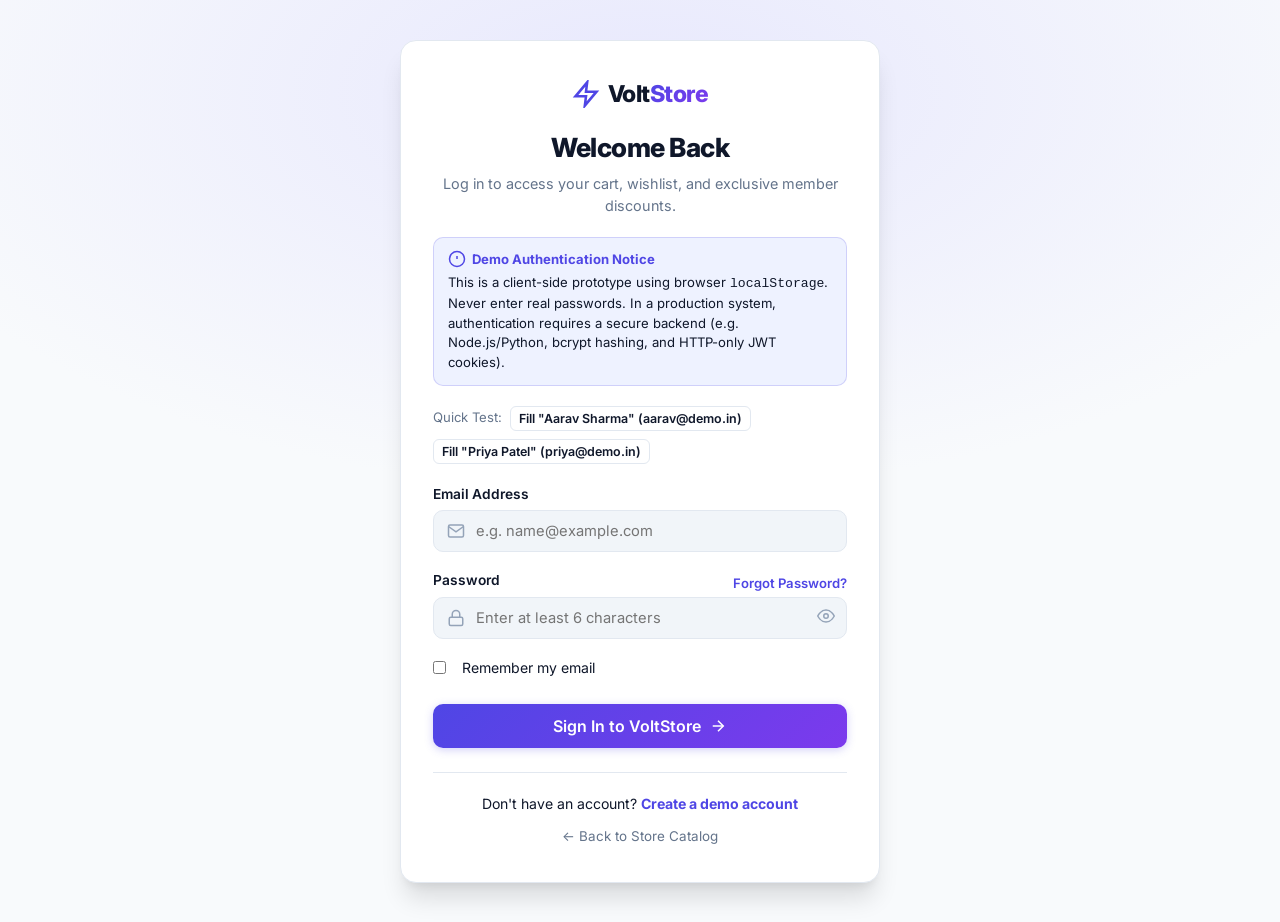
<file: login.html>
<!DOCTYPE html>
<html lang="en">
<head>
  <meta charset="UTF-8">
  <meta name="viewport" content="width=device-width, initial-scale=1.0">
  <title>Login | VoltStore India - Modern E-Commerce</title>
  <meta name="description" content="Sign in to your VoltStore account to browse products, track orders, and manage wishlist items.">
  
  <!-- Google Fonts: Inter -->
  <link rel="preconnect" href="https://fonts.googleapis.com">
  <link rel="preconnect" href="https://fonts.gstatic.com" crossorigin>
  <link href="https://fonts.googleapis.com/css2?family=Inter:wght@300;400;500;600;700;800&display=swap" rel="stylesheet">
  
  <!-- Stylesheets -->
  <link rel="stylesheet" href="style.css">
</head>
<body class="auth-page-body">

  <div class="auth-container">
    <div class="auth-card">
      
      <!-- Brand Logo Header -->
      <div class="auth-header">
        <a href="index.html" class="brand-logo" aria-label="Back to Store">
          <svg class="brand-icon" viewBox="0 0 24 24" fill="none" stroke="currentColor" stroke-width="2.2">
            <polygon points="13 2 3 14 12 14 11 22 21 10 12 10 13 2"></polygon>
          </svg>
          <span class="brand-text">Volt<span class="brand-accent">Store</span></span>
        </a>
        <h1 class="auth-title">Welcome Back</h1>
        <p class="auth-subtitle">Log in to access your cart, wishlist, and exclusive member discounts.</p>
      </div>

      <!-- Demo Security Notice Box -->
      <div class="auth-notice-box">
        <div class="notice-header">
          <svg viewBox="0 0 24 24" fill="none" stroke="currentColor" stroke-width="2" width="18" height="18">
            <circle cx="12" cy="12" r="10"></circle>
            <line x1="12" y1="8" x2="12" y2="12"></line>
            <line x1="12" y1="16" x2="12.01" y2="16"></line>
          </svg>
          <strong>Demo Authentication Notice</strong>
        </div>
        <p>This is a client-side prototype using browser <code>localStorage</code>. Never enter real passwords. In a production system, authentication requires a secure backend (e.g. Node.js/Python, bcrypt hashing, and HTTP-only JWT cookies).</p>
      </div>

      <!-- Quick Demo Account Fill Button -->
      <div class="demo-quick-fill">
        <span>Quick Test:</span>
        <button type="button" class="btn btn-outline btn-xs" id="quickFillAarav">Fill "Aarav Sharma" (aarav@demo.in)</button>
        <button type="button" class="btn btn-outline btn-xs" id="quickFillPriya">Fill "Priya Patel" (priya@demo.in)</button>
      </div>

      <!-- Error Alert Box -->
      <div class="alert-box alert-error hidden" id="loginErrorAlert" role="alert"></div>

      <!-- Login Form -->
      <form id="loginForm" class="auth-form" novalidate>
        
        <!-- Email Field -->
        <div class="form-group">
          <label for="loginEmail" class="form-label">Email Address</label>
          <div class="input-wrapper">
            <svg class="input-icon" viewBox="0 0 24 24" fill="none" stroke="currentColor" stroke-width="2">
              <path d="M4 4h16c1.1 0 2 .9 2 2v12c0 1.1-.9 2-2 2H4c-1.1 0-2-.9-2-2V6c0-1.1.9-2 2-2z"></path>
              <polyline points="22,6 12,13 2,6"></polyline>
            </svg>
            <input 
              type="email" 
              id="loginEmail" 
              class="form-input" 
              placeholder="e.g. name@example.com" 
              required
              autocomplete="email"
            >
          </div>
          <small class="field-error-msg hidden" id="emailError"></small>
        </div>

        <!-- Password Field -->
        <div class="form-group">
          <div class="label-row">
            <label for="loginPassword" class="form-label">Password</label>
            <a href="#" class="forgot-link" onclick="alert('In this demo mode, you can type any password with 6+ characters or click the Quick Test buttons above.'); return false;">Forgot Password?</a>
          </div>
          <div class="input-wrapper">
            <svg class="input-icon" viewBox="0 0 24 24" fill="none" stroke="currentColor" stroke-width="2">
              <rect x="3" y="11" width="18" height="11" rx="2" ry="2"></rect>
              <path d="M7 11V7a5 5 0 0 1 10 0v4"></path>
            </svg>
            <input 
              type="password" 
              id="loginPassword" 
              class="form-input has-toggle-btn" 
              placeholder="Enter at least 6 characters" 
              required
              autocomplete="current-password"
            >
            <button type="button" id="togglePasswordBtn" class="password-toggle-btn" aria-label="Show password">
              <svg viewBox="0 0 24 24" fill="none" stroke="currentColor" stroke-width="2" width="18" height="18">
                <path d="M1 12s4-8 11-8 11 8 11 8-4 8-11 8-11-8-11-8z"></path>
                <circle cx="12" cy="12" r="3"></circle>
              </svg>
            </button>
          </div>
          <small class="field-error-msg hidden" id="passwordError"></small>
        </div>

        <!-- Remember Me Checkbox -->
        <div class="form-group remember-row">
          <label class="custom-checkbox-label">
            <input type="checkbox" id="rememberMe">
            <span class="custom-checkbox"></span>
            <span>Remember my email</span>
          </label>
        </div>

        <!-- Submit Button -->
        <button type="submit" class="btn btn-primary w-100 btn-submit" id="submitLoginBtn">
          <span>Sign In to VoltStore</span>
          <svg viewBox="0 0 24 24" fill="none" stroke="currentColor" stroke-width="2" width="18" height="18">
            <line x1="5" y1="12" x2="19" y2="12"></line>
            <polyline points="12 5 19 12 12 19"></polyline>
          </svg>
        </button>

      </form>

      <!-- Auth Footer Links -->
      <div class="auth-footer">
        <p>Don't have an account? <a href="signup.html" class="auth-link">Create a demo account</a></p>
        <div class="auth-back-link">
          <a href="index.html">← Back to Store Catalog</a>
        </div>
      </div>

    </div>
  </div>

  <!-- Toast Notification Container -->
  <div class="toast-container" id="toastContainer"></div>

  <!-- Scripts -->
  <script src="auth.js"></script>
  <script>
    // Theme sync for auth page
    const savedTheme = localStorage.getItem("voltstore_theme") || "light";
    document.documentElement.setAttribute("data-theme", savedTheme);

    // Setup password toggle
    window.authModule.setupPasswordToggle("loginPassword", "togglePasswordBtn");

    // Pre-fill remembered email
    const remembered = localStorage.getItem("voltstore_remember_email");
    if (remembered) {
      document.getElementById("loginEmail").value = remembered;
      document.getElementById("rememberMe").checked = true;
    }

    // Quick Fill Buttons
    document.getElementById("quickFillAarav").addEventListener("click", () => {
      document.getElementById("loginEmail").value = "aarav@demo.in";
      document.getElementById("loginPassword").value = "demopassword123";
      clearAlert();
    });

    document.getElementById("quickFillPriya").addEventListener("click", () => {
      document.getElementById("loginEmail").value = "priya@demo.in";
      document.getElementById("loginPassword").value = "demopassword123";
      clearAlert();
    });

    // Form submission
    const form = document.getElementById("loginForm");
    const errorAlert = document.getElementById("loginErrorAlert");

    function clearAlert() {
      errorAlert.classList.add("hidden");
      errorAlert.textContent = "";
    }

    form.addEventListener("submit", (e) => {
      e.preventDefault();
      clearAlert();

      const email = document.getElementById("loginEmail").value;
      const password = document.getElementById("loginPassword").value;
      const remember = document.getElementById("rememberMe").checked;

      const result = window.authModule.loginUser(email, password, remember);

      if (!result.success) {
        errorAlert.textContent = result.message;
        errorAlert.classList.remove("hidden");
      } else {
        // Successful demo login -> redirect to home page
        window.location.href = "index.html?loginSuccess=1";
      }
    });
  </script>
</body>
</html>
</file>
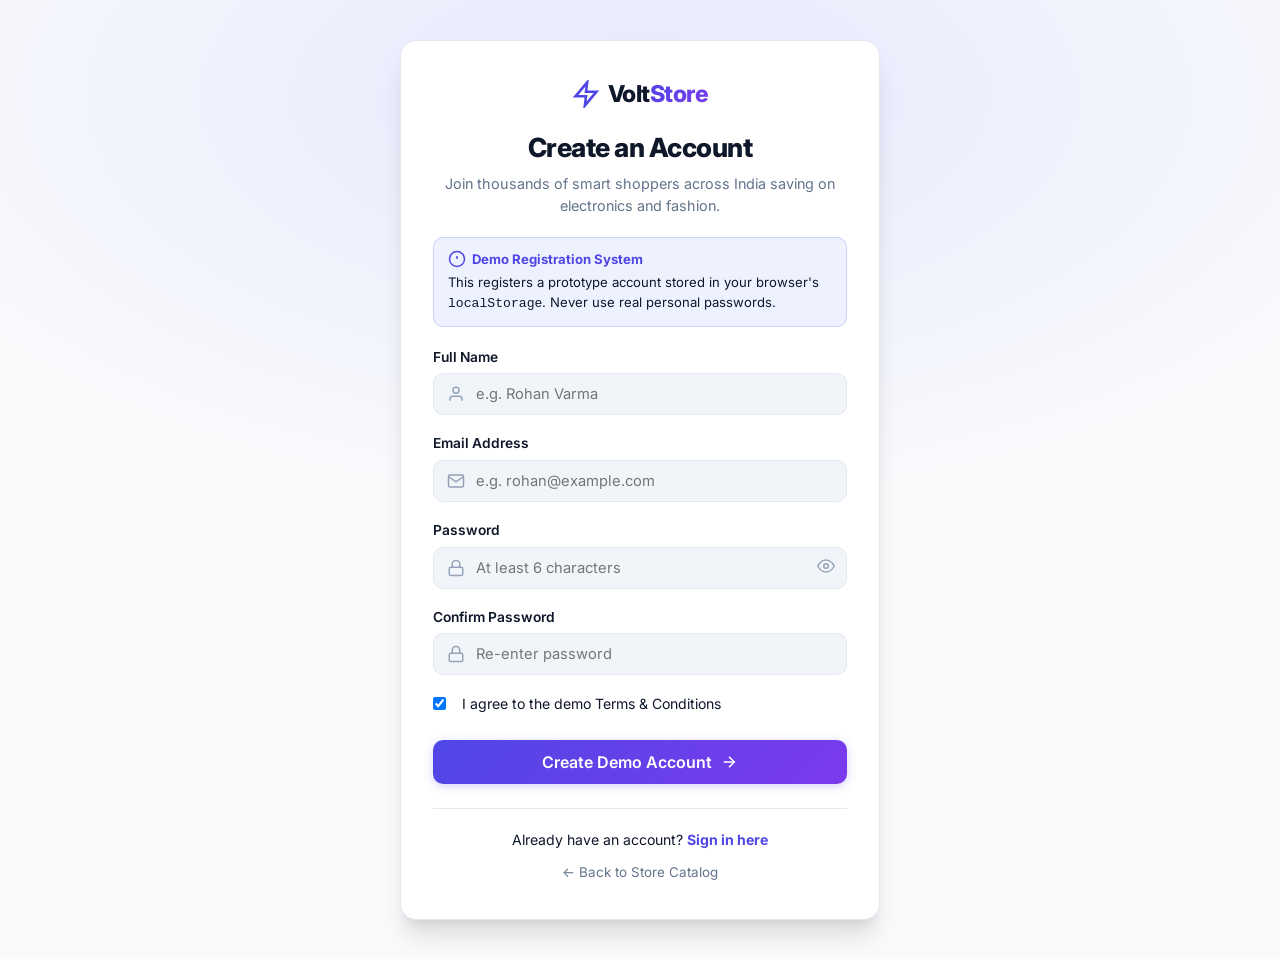
<file: signup.html>
<!DOCTYPE html>
<html lang="en">
<head>
  <meta charset="UTF-8">
  <meta name="viewport" content="width=device-width, initial-scale=1.0">
  <title>Sign Up | VoltStore India - Modern E-Commerce</title>
  <meta name="description" content="Create a free demo account on VoltStore India to experience seamless shopping and instant checkout.">
  
  <!-- Google Fonts: Inter -->
  <link rel="preconnect" href="https://fonts.googleapis.com">
  <link rel="preconnect" href="https://fonts.gstatic.com" crossorigin>
  <link href="https://fonts.googleapis.com/css2?family=Inter:wght@300;400;500;600;700;800&display=swap" rel="stylesheet">
  
  <!-- Stylesheets -->
  <link rel="stylesheet" href="style.css">
</head>
<body class="auth-page-body">

  <div class="auth-container">
    <div class="auth-card">
      
      <!-- Brand Logo Header -->
      <div class="auth-header">
        <a href="index.html" class="brand-logo" aria-label="Back to Store">
          <svg class="brand-icon" viewBox="0 0 24 24" fill="none" stroke="currentColor" stroke-width="2.2">
            <polygon points="13 2 3 14 12 14 11 22 21 10 12 10 13 2"></polygon>
          </svg>
          <span class="brand-text">Volt<span class="brand-accent">Store</span></span>
        </a>
        <h1 class="auth-title">Create an Account</h1>
        <p class="auth-subtitle">Join thousands of smart shoppers across India saving on electronics and fashion.</p>
      </div>

      <!-- Demo Security Notice Box -->
      <div class="auth-notice-box">
        <div class="notice-header">
          <svg viewBox="0 0 24 24" fill="none" stroke="currentColor" stroke-width="2" width="18" height="18">
            <circle cx="12" cy="12" r="10"></circle>
            <line x1="12" y1="8" x2="12" y2="12"></line>
            <line x1="12" y1="16" x2="12.01" y2="16"></line>
          </svg>
          <strong>Demo Registration System</strong>
        </div>
        <p>This registers a prototype account stored in your browser's <code>localStorage</code>. Never use real personal passwords.</p>
      </div>

      <!-- Error Alert Box -->
      <div class="alert-box alert-error hidden" id="signupErrorAlert" role="alert"></div>

      <!-- Signup Form -->
      <form id="signupForm" class="auth-form" novalidate>
        
        <!-- Full Name -->
        <div class="form-group">
          <label for="signupName" class="form-label">Full Name</label>
          <div class="input-wrapper">
            <svg class="input-icon" viewBox="0 0 24 24" fill="none" stroke="currentColor" stroke-width="2">
              <path d="M20 21v-2a4 4 0 0 0-4-4H8a4 4 0 0 0-4 4v2"></path>
              <circle cx="12" cy="7" r="4"></circle>
            </svg>
            <input 
              type="text" 
              id="signupName" 
              class="form-input" 
              placeholder="e.g. Rohan Varma" 
              required
              autocomplete="name"
            >
          </div>
        </div>

        <!-- Email Field -->
        <div class="form-group">
          <label for="signupEmail" class="form-label">Email Address</label>
          <div class="input-wrapper">
            <svg class="input-icon" viewBox="0 0 24 24" fill="none" stroke="currentColor" stroke-width="2">
              <path d="M4 4h16c1.1 0 2 .9 2 2v12c0 1.1-.9 2-2 2H4c-1.1 0-2-.9-2-2V6c0-1.1.9-2 2-2z"></path>
              <polyline points="22,6 12,13 2,6"></polyline>
            </svg>
            <input 
              type="email" 
              id="signupEmail" 
              class="form-input" 
              placeholder="e.g. rohan@example.com" 
              required
              autocomplete="email"
            >
          </div>
        </div>

        <!-- Password Field -->
        <div class="form-group">
          <label for="signupPassword" class="form-label">Password</label>
          <div class="input-wrapper">
            <svg class="input-icon" viewBox="0 0 24 24" fill="none" stroke="currentColor" stroke-width="2">
              <rect x="3" y="11" width="18" height="11" rx="2" ry="2"></rect>
              <path d="M7 11V7a5 5 0 0 1 10 0v4"></path>
            </svg>
            <input 
              type="password" 
              id="signupPassword" 
              class="form-input has-toggle-btn" 
              placeholder="At least 6 characters" 
              required
              autocomplete="new-password"
            >
            <button type="button" id="toggleSignupPasswordBtn" class="password-toggle-btn" aria-label="Show password">
              <svg viewBox="0 0 24 24" fill="none" stroke="currentColor" stroke-width="2" width="18" height="18">
                <path d="M1 12s4-8 11-8 11 8 11 8-4 8-11 8-11-8-11-8z"></path>
                <circle cx="12" cy="12" r="3"></circle>
              </svg>
            </button>
          </div>
        </div>

        <!-- Confirm Password Field -->
        <div class="form-group">
          <label for="signupConfirmPassword" class="form-label">Confirm Password</label>
          <div class="input-wrapper">
            <svg class="input-icon" viewBox="0 0 24 24" fill="none" stroke="currentColor" stroke-width="2">
              <rect x="3" y="11" width="18" height="11" rx="2" ry="2"></rect>
              <path d="M7 11V7a5 5 0 0 1 10 0v4"></path>
            </svg>
            <input 
              type="password" 
              id="signupConfirmPassword" 
              class="form-input" 
              placeholder="Re-enter password" 
              required
              autocomplete="new-password"
            >
          </div>
        </div>

        <!-- Terms Agreement -->
        <div class="form-group remember-row">
          <label class="custom-checkbox-label">
            <input type="checkbox" id="agreeTerms" checked>
            <span class="custom-checkbox"></span>
            <span>I agree to the demo Terms &amp; Conditions</span>
          </label>
        </div>

        <!-- Submit Button -->
        <button type="submit" class="btn btn-primary w-100 btn-submit" id="submitSignupBtn">
          <span>Create Demo Account</span>
          <svg viewBox="0 0 24 24" fill="none" stroke="currentColor" stroke-width="2" width="18" height="18">
            <line x1="5" y1="12" x2="19" y2="12"></line>
            <polyline points="12 5 19 12 12 19"></polyline>
          </svg>
        </button>

      </form>

      <!-- Auth Footer Links -->
      <div class="auth-footer">
        <p>Already have an account? <a href="login.html" class="auth-link">Sign in here</a></p>
        <div class="auth-back-link">
          <a href="index.html">← Back to Store Catalog</a>
        </div>
      </div>

    </div>
  </div>

  <!-- Scripts -->
  <script src="auth.js"></script>
  <script>
    // Theme sync
    const savedTheme = localStorage.getItem("voltstore_theme") || "light";
    document.documentElement.setAttribute("data-theme", savedTheme);

    // Setup password toggle
    window.authModule.setupPasswordToggle("signupPassword", "toggleSignupPasswordBtn");

    const form = document.getElementById("signupForm");
    const errorAlert = document.getElementById("signupErrorAlert");

    function clearAlert() {
      errorAlert.classList.add("hidden");
      errorAlert.textContent = "";
    }

    form.addEventListener("submit", (e) => {
      e.preventDefault();
      clearAlert();

      const name = document.getElementById("signupName").value;
      const email = document.getElementById("signupEmail").value;
      const password = document.getElementById("signupPassword").value;
      const confirmPassword = document.getElementById("signupConfirmPassword").value;
      const agreed = document.getElementById("agreeTerms").checked;

      if (!agreed) {
        errorAlert.textContent = "Please agree to the demo terms to continue.";
        errorAlert.classList.remove("hidden");
        return;
      }

      const result = window.authModule.signupUser(name, email, password, confirmPassword);

      if (!result.success) {
        errorAlert.textContent = result.message;
        errorAlert.classList.remove("hidden");
      } else {
        window.location.href = "index.html?signupSuccess=1";
      }
    });
  </script>
</body>
</html>
</file>
<file: style.css>
/* ==========================================================================
   VoltStore India - Modern E-Commerce Design System & Styles
   Features: Light & Dark Themes, Responsive Grid, Modals, Offcanvas Drawers
   ========================================================================== */

/* --- Light Mode Design Tokens (Default) --- */
:root {
  --font-family: 'Inter', -apple-system, BlinkMacSystemFont, 'Segoe UI', Roboto, sans-serif;
  
  /* Brand Palette */
  --primary: #4f46e5;
  --primary-hover: #4338ca;
  --primary-light: #eef2ff;
  --primary-glow: rgba(79, 70, 229, 0.25);
  --accent: #0284c7;
  --accent-gradient: linear-gradient(135deg, #4f46e5 0%, #7c3aed 100%);
  --festive-gradient: linear-gradient(135deg, #f97316 0%, #ef4444 100%);
  
  /* Surfaces & Backgrounds */
  --bg-body: #f8fafc;
  --bg-surface: #ffffff;
  --bg-surface-alt: #f1f5f9;
  --bg-modal-overlay: rgba(15, 23, 42, 0.55);
  
  /* Typography & Lines */
  --text-main: #0f172a;
  --text-muted: #64748b;
  --text-subtle: #94a3b8;
  --border-color: #e2e8f0;
  --border-focus: #818cf8;

  /* Semantic Feedback */
  --success: #10b981;
  --success-light: #ecfdf5;
  --warning: #f59e0b;
  --danger: #ef4444;
  --danger-light: #fef2f2;

  /* Shadows */
  --shadow-xs: 0 1px 2px 0 rgba(0, 0, 0, 0.05);
  --shadow-sm: 0 1px 3px 0 rgba(0, 0, 0, 0.1), 0 1px 2px -1px rgba(0, 0, 0, 0.1);
  --shadow-md: 0 4px 6px -1px rgba(0, 0, 0, 0.08), 0 2px 4px -2px rgba(0, 0, 0, 0.06);
  --shadow-lg: 0 10px 15px -3px rgba(0, 0, 0, 0.1), 0 4px 6px -4px rgba(0, 0, 0, 0.05);
  --shadow-xl: 0 20px 25px -5px rgba(0, 0, 0, 0.12), 0 8px 10px -6px rgba(0, 0, 0, 0.08);

  /* Geometry & Animation */
  --radius-sm: 6px;
  --radius-md: 10px;
  --radius-lg: 16px;
  --radius-full: 9999px;
  --transition-fast: 0.15s ease;
  --transition-normal: 0.25s cubic-bezier(0.16, 1, 0.3, 1);
  --transition-smooth: 0.35s cubic-bezier(0.16, 1, 0.3, 1);

  --max-width: 1360px;
}

/* --- Dark Mode Overrides --- */
[data-theme="dark"] {
  --bg-body: #0b0f19;
  --bg-surface: #111827;
  --bg-surface-alt: #1f2937;
  --bg-modal-overlay: rgba(0, 0, 0, 0.75);
  
  --text-main: #f9fafb;
  --text-muted: #9ca3af;
  --text-subtle: #6b7280;
  --border-color: #1f2937;
  --border-focus: #6366f1;

  --primary-light: #1e1b4b;
  --primary-glow: rgba(99, 102, 241, 0.35);

  --shadow-xs: 0 1px 2px 0 rgba(0, 0, 0, 0.5);
  --shadow-sm: 0 1px 3px 0 rgba(0, 0, 0, 0.6);
  --shadow-md: 0 4px 6px -1px rgba(0, 0, 0, 0.7);
  --shadow-lg: 0 10px 15px -3px rgba(0, 0, 0, 0.8);
  --shadow-xl: 0 20px 25px -5px rgba(0, 0, 0, 0.9);
}

/* --- Global Reset & Foundation --- */
*, *::before, *::after {
  box-sizing: border-box;
  margin: 0;
  padding: 0;
}

html {
  font-size: 16px;
  scroll-behavior: smooth;
  -webkit-font-smoothing: antialiased;
}

body {
  font-family: var(--font-family);
  background-color: var(--bg-body);
  color: var(--text-main);
  line-height: 1.5;
  min-height: 100vh;
  display: flex;
  flex-direction: column;
  transition: background-color var(--transition-normal), color var(--transition-normal);
}

img {
  max-width: 100%;
  height: auto;
  display: block;
}

button, input, select, textarea {
  font-family: inherit;
  font-size: inherit;
  border: none;
  outline: none;
}

button {
  cursor: pointer;
  background: none;
}

a {
  color: inherit;
  text-decoration: none;
}

ul {
  list-style: none;
}

.hidden {
  display: none !important;
}

.w-100 {
  width: 100%;
}

.text-danger {
  color: var(--danger) !important;
}

/* --- Base Buttons --- */
.btn {
  display: inline-flex;
  align-items: center;
  justify-content: center;
  gap: 8px;
  padding: 10px 18px;
  font-weight: 600;
  font-size: 0.92rem;
  border-radius: var(--radius-md);
  transition: all var(--transition-fast);
  text-align: center;
  user-select: none;
}

.btn:active {
  transform: scale(0.98);
}

.btn-primary {
  background: var(--accent-gradient);
  color: #ffffff;
  box-shadow: 0 2px 8px var(--primary-glow);
}

.btn-primary:hover {
  opacity: 0.95;
  box-shadow: 0 4px 14px var(--primary-glow);
}

.btn-outline {
  border: 1px solid var(--border-color);
  background-color: var(--bg-surface);
  color: var(--text-main);
}

.btn-outline:hover {
  background-color: var(--bg-surface-alt);
}

.btn-outline-danger {
  border: 1px solid rgba(239, 68, 68, 0.3);
  background-color: var(--bg-surface);
  color: var(--danger);
}

.btn-outline-danger:hover {
  background-color: var(--danger-light);
  border-color: var(--danger);
}

.btn-sm {
  padding: 6px 12px;
  font-size: 0.84rem;
}

.btn-xs {
  padding: 4px 8px;
  font-size: 0.78rem;
  border-radius: var(--radius-sm);
}

.btn-lg {
  padding: 12px 24px;
  font-size: 1rem;
}

/* ==========================================================================
   Announcement Bar
   ========================================================================== */
.announcement-bar {
  background: var(--festive-gradient);
  color: #ffffff;
  font-size: 0.82rem;
  font-weight: 600;
  padding: 7px 16px;
  text-align: center;
}

/* ==========================================================================
   Navigation Bar
   ========================================================================== */
.navbar {
  position: sticky;
  top: 0;
  z-index: 100;
  background: var(--bg-surface);
  border-bottom: 1px solid var(--border-color);
  transition: background-color var(--transition-normal), border-color var(--transition-normal);
}

.nav-container {
  max-width: var(--max-width);
  margin: 0 auto;
  padding: 0 20px;
  height: 68px;
  display: flex;
  align-items: center;
  justify-content: space-between;
  gap: 18px;
}

/* Brand */
.brand-logo {
  display: flex;
  align-items: center;
  gap: 8px;
  font-size: 1.45rem;
  font-weight: 800;
  letter-spacing: -0.5px;
  color: var(--text-main);
}

.brand-icon {
  width: 28px;
  height: 28px;
  color: var(--primary);
}

.brand-accent {
  background: var(--accent-gradient);
  -webkit-background-clip: text;
  -webkit-text-fill-color: transparent;
}

.brand-country-tag {
  font-size: 0.65rem;
  font-weight: 800;
  background-color: #f97316;
  color: #ffffff;
  padding: 2px 5px;
  border-radius: var(--radius-sm);
  margin-left: 4px;
  letter-spacing: 0.5px;
}

/* Search */
.nav-search-wrapper {
  flex: 1;
  max-width: 520px;
}

.search-input-box {
  display: flex;
  align-items: center;
  background-color: var(--bg-surface-alt);
  border: 1.5px solid var(--border-color);
  border-radius: var(--radius-full);
  padding: 0 16px;
  transition: all var(--transition-fast);
}

.search-input-box:focus-within {
  border-color: var(--primary);
  box-shadow: 0 0 0 3px var(--primary-glow);
  background-color: var(--bg-surface);
}

.search-icon {
  width: 18px;
  height: 18px;
  color: var(--text-muted);
  margin-right: 10px;
  flex-shrink: 0;
}

.search-input-box input {
  width: 100%;
  padding: 10px 0;
  background: transparent;
  color: var(--text-main);
  font-size: 0.92rem;
}

.clear-search-btn {
  font-size: 1.3rem;
  color: var(--text-muted);
  padding: 0 4px;
  line-height: 1;
}

.clear-search-btn:hover {
  color: var(--text-main);
}

/* Navigation Actions */
.nav-actions {
  display: flex;
  align-items: center;
  gap: 10px;
}

.icon-btn {
  display: inline-flex;
  align-items: center;
  gap: 6px;
  padding: 8px 12px;
  border-radius: var(--radius-full);
  border: 1px solid var(--border-color);
  background-color: var(--bg-surface);
  color: var(--text-main);
  font-size: 0.88rem;
  font-weight: 600;
  transition: all var(--transition-fast);
}

.icon-btn:hover {
  background-color: var(--bg-surface-alt);
  border-color: var(--text-subtle);
}

.theme-toggle-btn {
  padding: 8px 10px;
}

.theme-icon-wrap svg {
  width: 18px;
  height: 18px;
}

.badge-icon-wrapper {
  position: relative;
  display: flex;
  align-items: center;
}

.nav-badge {
  position: absolute;
  top: -8px;
  right: -10px;
  background-color: var(--primary);
  color: #ffffff;
  font-size: 0.72rem;
  font-weight: 800;
  min-width: 18px;
  height: 18px;
  border-radius: var(--radius-full);
  display: flex;
  align-items: center;
  justify-content: center;
  padding: 0 4px;
}

.nav-badge.bump {
  animation: badgeBump 0.3s ease-out;
}

@keyframes badgeBump {
  0% { transform: scale(1); }
  50% { transform: scale(1.4); }
  100% { transform: scale(1); }
}

.mobile-filter-btn {
  display: none;
}

/* Sub-Navbar Horizontal Scroll Categories */
.sub-navbar {
  background-color: var(--bg-surface-alt);
  border-top: 1px solid var(--border-color);
  overflow-x: auto;
  white-space: nowrap;
  scrollbar-width: none;
}

.sub-navbar::-webkit-scrollbar {
  display: none;
}

.sub-nav-container {
  max-width: var(--max-width);
  margin: 0 auto;
  padding: 6px 20px;
  display: flex;
  gap: 8px;
}

.sub-nav-pill {
  padding: 5px 12px;
  font-size: 0.84rem;
  font-weight: 500;
  border-radius: var(--radius-full);
  color: var(--text-muted);
  cursor: pointer;
  transition: all var(--transition-fast);
  user-select: none;
}

.sub-nav-pill:hover {
  color: var(--text-main);
  background-color: var(--bg-surface);
}

.sub-nav-pill.active {
  background-color: var(--primary);
  color: #ffffff;
  font-weight: 700;
}

/* User Menu & Dropdown */
.user-profile-menu {
  position: relative;
}

.user-profile-btn {
  display: inline-flex;
  align-items: center;
  gap: 8px;
  padding: 5px 12px 5px 6px;
  border-radius: var(--radius-full);
  border: 1px solid var(--border-color);
  background-color: var(--bg-surface);
  color: var(--text-main);
  font-weight: 600;
  font-size: 0.88rem;
}

.user-avatar {
  width: 28px;
  height: 28px;
  border-radius: var(--radius-full);
  background: var(--accent-gradient);
  color: #ffffff;
  display: flex;
  align-items: center;
  justify-content: center;
  font-size: 0.85rem;
  font-weight: 700;
}

.user-dropdown-menu {
  position: absolute;
  top: calc(100% + 8px);
  right: 0;
  width: 220px;
  background-color: var(--bg-surface);
  border: 1px solid var(--border-color);
  border-radius: var(--radius-md);
  box-shadow: var(--shadow-lg);
  padding: 12px;
  z-index: 120;
}

.user-dropdown-header {
  display: flex;
  flex-direction: column;
  gap: 2px;
  margin-bottom: 8px;
}

.user-dropdown-header strong {
  font-size: 0.95rem;
}

.user-dropdown-header small {
  color: var(--text-muted);
  font-size: 0.8rem;
}

.badge-demo-pill {
  font-size: 0.7rem;
  background-color: var(--primary-light);
  color: var(--primary);
  padding: 2px 6px;
  border-radius: var(--radius-sm);
  width: fit-content;
  margin-top: 4px;
}

.dropdown-divider {
  border: 0;
  border-top: 1px solid var(--border-color);
  margin: 8px 0;
}

.dropdown-item {
  width: 100%;
  padding: 8px 10px;
  display: flex;
  align-items: center;
  gap: 8px;
  font-size: 0.88rem;
  font-weight: 600;
  border-radius: var(--radius-sm);
}

.dropdown-item:hover {
  background-color: var(--bg-surface-alt);
}

/* ==========================================================================
   Hero Welcome Banner & Curated Pills
   ========================================================================== */
.hero-banner {
  background: radial-gradient(1200px 300px at 50% 0%, rgba(99, 102, 241, 0.15) 0%, transparent 100%);
  padding: 38px 20px 24px;
  text-align: center;
  border-bottom: 1px solid var(--border-color);
}

.hero-content {
  max-width: 820px;
  margin: 0 auto;
}

.hero-tag-row {
  display: flex;
  align-items: center;
  justify-content: center;
  flex-wrap: wrap;
  gap: 10px;
  margin-bottom: 14px;
}

.hero-badge {
  background-color: var(--primary-light);
  color: var(--primary);
  font-size: 0.78rem;
  font-weight: 700;
  text-transform: uppercase;
  padding: 4px 12px;
  border-radius: var(--radius-full);
}

.hero-subbadge {
  font-size: 0.82rem;
  color: var(--text-muted);
  font-weight: 500;
}

.hero-title {
  font-size: 2.3rem;
  font-weight: 800;
  letter-spacing: -0.8px;
  margin-bottom: 10px;
}

.hero-subtitle {
  font-size: 1.02rem;
  color: var(--text-muted);
  line-height: 1.6;
  margin-bottom: 24px;
}

.hero-quick-stats {
  display: inline-flex;
  align-items: center;
  gap: 20px;
  background-color: var(--bg-surface);
  border: 1px solid var(--border-color);
  padding: 10px 24px;
  border-radius: var(--radius-full);
  box-shadow: var(--shadow-xs);
}

.stat-item {
  display: flex;
  flex-direction: column;
}

.stat-item strong {
  font-size: 1.1rem;
  color: var(--primary);
}

.stat-item span {
  font-size: 0.74rem;
  color: var(--text-muted);
  text-transform: uppercase;
}

.stat-divider {
  width: 1px;
  height: 24px;
  background-color: var(--border-color);
}

/* Curated Filter Pills */
.curated-pills-container {
  max-width: var(--max-width);
  margin: 20px auto 0;
  padding: 0 20px;
  display: flex;
  align-items: center;
  gap: 10px;
  overflow-x: auto;
  white-space: nowrap;
}

.curated-pill {
  padding: 8px 16px;
  border-radius: var(--radius-full);
  font-size: 0.88rem;
  font-weight: 600;
  background-color: var(--bg-surface);
  border: 1px solid var(--border-color);
  color: var(--text-main);
  transition: all var(--transition-fast);
}

.curated-pill:hover {
  background-color: var(--bg-surface-alt);
}

.curated-pill.active {
  background-color: var(--text-main);
  color: var(--bg-body);
  border-color: var(--text-main);
}

/* ==========================================================================
   Store Container (Layout with Sidebar + Grid)
   ========================================================================== */
.store-container {
  max-width: var(--max-width);
  margin: 0 auto;
  padding: 28px 20px 64px;
  display: grid;
  grid-template-columns: 290px 1fr;
  gap: 28px;
  align-items: start;
  flex: 1;
}

/* ==========================================================================
   Filters Sidebar
   ========================================================================== */
.filters-sidebar {
  background-color: var(--bg-surface);
  border: 1px solid var(--border-color);
  border-radius: var(--radius-lg);
  padding: 22px;
  box-shadow: var(--shadow-xs);
  position: sticky;
  top: 86px;
  max-height: calc(100vh - 100px);
  overflow-y: auto;
}

.sidebar-header {
  display: flex;
  align-items: center;
  justify-content: space-between;
  padding-bottom: 14px;
  border-bottom: 1px solid var(--border-color);
  margin-bottom: 18px;
}

.sidebar-header-title {
  display: flex;
  align-items: center;
  gap: 8px;
}

.sidebar-header-title h2 {
  font-size: 1.15rem;
  font-weight: 700;
}

.sidebar-icon {
  width: 18px;
  height: 18px;
  color: var(--primary);
}

.close-sidebar-btn {
  display: none;
  font-size: 1.6rem;
  color: var(--text-muted);
}

.filter-section {
  padding-bottom: 18px;
  margin-bottom: 18px;
  border-bottom: 1px solid var(--border-color);
}

.filter-section:last-child {
  border-bottom: none;
  margin-bottom: 0;
  padding-bottom: 0;
}

.filter-section-title {
  font-size: 0.88rem;
  font-weight: 700;
  text-transform: uppercase;
  letter-spacing: 0.5px;
  margin-bottom: 12px;
}

.filter-section-header {
  display: flex;
  align-items: center;
  justify-content: space-between;
  margin-bottom: 10px;
}

/* Category List */
.category-options {
  display: flex;
  flex-direction: column;
  gap: 5px;
  max-height: 240px;
  overflow-y: auto;
  padding-right: 4px;
}

.category-item {
  display: flex;
  align-items: center;
  justify-content: space-between;
  padding: 8px 10px;
  border-radius: var(--radius-md);
  font-size: 0.9rem;
  font-weight: 500;
  cursor: pointer;
  transition: all var(--transition-fast);
}

.category-item:hover {
  background-color: var(--bg-surface-alt);
}

.category-item.active {
  background-color: var(--primary-light);
  color: var(--primary);
  font-weight: 700;
}

.category-radio-circle {
  width: 14px;
  height: 14px;
  border: 2px solid var(--border-color);
  border-radius: var(--radius-full);
  display: inline-block;
  margin-right: 8px;
}

.category-item.active .category-radio-circle {
  border-color: var(--primary);
  background: var(--primary);
}

.category-count {
  font-size: 0.78rem;
  color: var(--text-muted);
  background-color: var(--bg-surface-alt);
  padding: 2px 7px;
  border-radius: var(--radius-full);
}

/* Brand Filter Chips */
.brand-filter-options {
  display: flex;
  flex-wrap: wrap;
  gap: 6px;
  max-height: 160px;
  overflow-y: auto;
}

.brand-chip {
  padding: 4px 10px;
  border: 1px solid var(--border-color);
  background-color: var(--bg-surface-alt);
  border-radius: var(--radius-full);
  font-size: 0.8rem;
  font-weight: 500;
  cursor: pointer;
}

.brand-chip:hover {
  border-color: var(--text-muted);
}

.brand-chip.active {
  background-color: var(--primary);
  color: #ffffff;
  border-color: var(--primary);
}

/* Price Range Slider */
.price-range-indicator {
  font-size: 0.86rem;
  font-weight: 700;
  color: var(--primary);
}

.price-slider-wrapper {
  margin: 12px 0 16px;
}

input[type="range"] {
  -webkit-appearance: none;
  appearance: none;
  width: 100%;
  height: 6px;
  background: var(--border-color);
  border-radius: var(--radius-full);
  outline: none;
  cursor: pointer;
}

input[type="range"]::-webkit-slider-thumb {
  -webkit-appearance: none;
  width: 20px;
  height: 20px;
  border-radius: var(--radius-full);
  background: var(--primary);
  border: 3px solid #ffffff;
  box-shadow: 0 1px 4px rgba(0, 0, 0, 0.3);
  cursor: pointer;
}

.price-inputs-row {
  display: flex;
  align-items: center;
  gap: 8px;
}

.price-field {
  flex: 1;
}

.price-field label {
  display: block;
  font-size: 0.72rem;
  font-weight: 600;
  color: var(--text-muted);
  margin-bottom: 4px;
}

.price-field input {
  width: 100%;
  padding: 6px 8px;
  border: 1px solid var(--border-color);
  border-radius: var(--radius-sm);
  background-color: var(--bg-surface-alt);
  color: var(--text-main);
  font-size: 0.86rem;
  font-weight: 600;
}

.price-separator {
  color: var(--text-subtle);
  font-weight: 700;
  margin-top: 16px;
}

/* Rating Radio */
.rating-filter-options {
  display: flex;
  flex-direction: column;
  gap: 8px;
}

.rating-radio-label {
  display: flex;
  align-items: center;
  gap: 8px;
  font-size: 0.88rem;
  cursor: pointer;
}

.rating-radio-label input[type="radio"] {
  display: none;
}

.rating-radio-custom {
  width: 16px;
  height: 16px;
  border: 2px solid var(--border-color);
  border-radius: var(--radius-full);
  display: inline-block;
}

.rating-radio-label input[type="radio"]:checked + .rating-radio-custom {
  border-color: var(--primary);
  background: var(--primary);
}

.stars-gold {
  color: var(--warning);
  letter-spacing: 1.5px;
  font-size: 0.95rem;
}

.rating-text {
  font-size: 0.82rem;
  color: var(--text-muted);
}

/* ==========================================================================
   Products Showcase & Cards Grid
   ========================================================================== */
.products-showcase {
  display: flex;
  flex-direction: column;
  gap: 18px;
}

.catalog-top-bar {
  display: flex;
  align-items: center;
  justify-content: space-between;
  flex-wrap: wrap;
  gap: 14px;
  padding-bottom: 12px;
  border-bottom: 1px solid var(--border-color);
}

.section-heading {
  font-size: 1.45rem;
  font-weight: 800;
  letter-spacing: -0.4px;
}

.products-counter {
  font-size: 0.88rem;
  color: var(--text-muted);
  font-weight: 500;
}

.catalog-sort {
  display: flex;
  align-items: center;
  gap: 10px;
}

.sort-label {
  font-size: 0.88rem;
  font-weight: 600;
  color: var(--text-muted);
}

.select-wrapper {
  position: relative;
  display: inline-block;
}

.sort-dropdown {
  appearance: none;
  background-color: var(--bg-surface);
  border: 1px solid var(--border-color);
  border-radius: var(--radius-md);
  padding: 8px 36px 8px 12px;
  font-size: 0.88rem;
  font-weight: 600;
  color: var(--text-main);
  cursor: pointer;
}

.select-chevron {
  position: absolute;
  right: 12px;
  top: 50%;
  transform: translateY(-50%);
  width: 16px;
  height: 16px;
  pointer-events: none;
  color: var(--text-muted);
}

/* Active Chips */
.active-filters-row {
  display: flex;
  align-items: center;
  flex-wrap: wrap;
  gap: 8px;
  padding: 10px 14px;
  background-color: var(--bg-surface);
  border: 1px solid var(--border-color);
  border-radius: var(--radius-md);
}

.active-filters-label {
  font-size: 0.82rem;
  font-weight: 600;
  color: var(--text-muted);
}

.active-chips-container {
  display: flex;
  flex-wrap: wrap;
  gap: 6px;
}

.filter-chip {
  display: inline-flex;
  align-items: center;
  gap: 6px;
  background-color: var(--primary-light);
  color: var(--primary);
  font-size: 0.8rem;
  font-weight: 600;
  padding: 3px 8px;
  border-radius: var(--radius-full);
}

.chip-remove-btn {
  font-size: 1rem;
  line-height: 1;
  color: var(--primary);
}

.clear-chips-link {
  font-size: 0.82rem;
  font-weight: 700;
  color: var(--danger);
  margin-left: 6px;
  text-decoration: underline;
}

/* Grid & Cards */
.products-grid {
  display: grid;
  grid-template-columns: repeat(auto-fill, minmax(260px, 1fr));
  gap: 22px;
}

.product-card {
  background-color: var(--bg-surface);
  border: 1px solid var(--border-color);
  border-radius: var(--radius-lg);
  overflow: hidden;
  box-shadow: var(--shadow-xs);
  display: flex;
  flex-direction: column;
  position: relative;
  transition: transform var(--transition-normal), box-shadow var(--transition-normal), border-color var(--transition-fast);
  animation: cardFadeIn 0.3s ease forwards;
}

@keyframes cardFadeIn {
  from { opacity: 0; transform: translateY(8px); }
  to { opacity: 1; transform: translateY(0); }
}

.product-card:hover {
  transform: translateY(-4px);
  box-shadow: var(--shadow-lg);
  border-color: var(--border-focus);
}

.product-image-box {
  position: relative;
  width: 100%;
  aspect-ratio: 4 / 3;
  background-color: var(--bg-surface-alt);
  overflow: hidden;
}

.product-image {
  width: 100%;
  height: 100%;
  object-fit: cover;
  transition: transform var(--transition-smooth);
}

.product-card:hover .product-image {
  transform: scale(1.05);
}

.product-badge {
  position: absolute;
  top: 10px;
  left: 10px;
  background-color: rgba(0, 0, 0, 0.65);
  backdrop-filter: blur(4px);
  color: #ffffff;
  font-size: 0.72rem;
  font-weight: 700;
  padding: 3px 8px;
  border-radius: var(--radius-full);
  text-transform: uppercase;
}

/* Wishlist Button */
.btn-wishlist {
  position: absolute;
  top: 10px;
  right: 10px;
  width: 32px;
  height: 32px;
  border-radius: var(--radius-full);
  background-color: rgba(255, 255, 255, 0.9);
  color: #64748b;
  display: flex;
  align-items: center;
  justify-content: center;
  box-shadow: var(--shadow-sm);
  transition: all var(--transition-fast);
}

.btn-wishlist:hover {
  transform: scale(1.1);
  color: #ef4444;
}

.btn-wishlist.active {
  color: #ef4444;
  background-color: #fee2e2;
}

/* Quick View Hover Button */
.quick-view-overlay-btn {
  position: absolute;
  bottom: 8px;
  left: 50%;
  transform: translateX(-50%) translateY(30px);
  background-color: var(--bg-surface);
  color: var(--text-main);
  padding: 6px 14px;
  border-radius: var(--radius-full);
  font-size: 0.78rem;
  font-weight: 700;
  box-shadow: var(--shadow-md);
  opacity: 0;
  transition: all var(--transition-fast);
  pointer-events: none;
}

.product-card:hover .quick-view-overlay-btn {
  transform: translateX(-50%) translateY(0);
  opacity: 1;
  pointer-events: auto;
}

/* Card Content */
.product-content {
  padding: 16px;
  display: flex;
  flex-direction: column;
  flex: 1;
}

.product-brand-line {
  font-size: 0.76rem;
  font-weight: 700;
  color: var(--text-muted);
  text-transform: uppercase;
  margin-bottom: 4px;
}

.product-rating {
  display: flex;
  align-items: center;
  gap: 6px;
  margin-bottom: 6px;
}

.rating-score {
  font-size: 0.85rem;
  font-weight: 700;
}

.rating-reviews-count {
  font-size: 0.78rem;
  color: var(--text-subtle);
}

.product-title {
  font-size: 1rem;
  font-weight: 700;
  line-height: 1.35;
  margin-bottom: 6px;
  display: -webkit-box;
  -webkit-line-clamp: 2;
  -webkit-box-orient: vertical;
  overflow: hidden;
  height: 2.7em;
}

.product-description {
  font-size: 0.82rem;
  color: var(--text-muted);
  line-height: 1.45;
  margin-bottom: 14px;
  display: -webkit-box;
  -webkit-line-clamp: 2;
  -webkit-box-orient: vertical;
  overflow: hidden;
}

/* Pricing in INR */
.product-footer {
  display: flex;
  align-items: center;
  justify-content: space-between;
  gap: 10px;
  padding-top: 12px;
  border-top: 1px solid var(--border-color);
  margin-top: auto;
}

.product-price-box {
  display: flex;
  flex-direction: column;
}

.product-price {
  font-size: 1.25rem;
  font-weight: 800;
  color: var(--text-main);
  line-height: 1.2;
}

.product-mrp-row {
  display: flex;
  align-items: center;
  gap: 6px;
  font-size: 0.75rem;
}

.product-mrp-row del {
  color: var(--text-subtle);
}

.product-discount-tag {
  color: var(--success);
  font-weight: 700;
}

.btn-add-cart {
  background: var(--bg-surface-alt);
  color: var(--primary);
  border: 1px solid rgba(79, 70, 229, 0.2);
  padding: 8px 14px;
  font-size: 0.86rem;
  font-weight: 600;
  border-radius: var(--radius-md);
  display: inline-flex;
  align-items: center;
  gap: 6px;
  transition: all var(--transition-fast);
}

.btn-add-cart:hover {
  background: var(--primary);
  color: #ffffff;
}

.btn-add-cart.added-flash {
  background-color: var(--success);
  border-color: var(--success);
  color: #ffffff;
}

/* Empty State */
.empty-state {
  text-align: center;
  padding: 60px 20px;
  background-color: var(--bg-surface);
  border: 1px dashed var(--border-color);
  border-radius: var(--radius-lg);
  max-width: 540px;
  margin: 30px auto;
}

.empty-state-icon {
  width: 64px;
  height: 64px;
  margin: 0 auto 16px;
  background-color: var(--primary-light);
  color: var(--primary);
  border-radius: var(--radius-full);
  display: flex;
  align-items: center;
  justify-content: center;
}

.empty-state-icon svg {
  width: 32px;
  height: 32px;
}

.empty-state-title {
  font-size: 1.3rem;
  font-weight: 800;
  margin-bottom: 8px;
}

.empty-state-message {
  font-size: 0.92rem;
  color: var(--text-muted);
  line-height: 1.6;
  margin-bottom: 20px;
}

/* ==========================================================================
   Sliding Drawers (Cart & Wishlist)
   ========================================================================== */
.drawer-backdrop {
  position: fixed;
  inset: 0;
  background-color: var(--bg-modal-overlay);
  backdrop-filter: blur(4px);
  z-index: 200;
  opacity: 0;
  pointer-events: none;
  transition: opacity var(--transition-normal);
}

.drawer-backdrop.open {
  opacity: 1;
  pointer-events: auto;
}

.side-drawer {
  position: fixed;
  top: 0;
  right: 0;
  width: 100%;
  max-width: 440px;
  height: 100vh;
  background-color: var(--bg-surface);
  box-shadow: var(--shadow-xl);
  z-index: 210;
  display: flex;
  flex-direction: column;
  transform: translateX(100%);
  transition: transform var(--transition-smooth);
}

.side-drawer.open {
  transform: translateX(0);
}

.drawer-header {
  padding: 18px 22px;
  display: flex;
  align-items: center;
  justify-content: space-between;
  border-bottom: 1px solid var(--border-color);
}

.drawer-header-title {
  display: flex;
  align-items: center;
  gap: 10px;
}

.drawer-header-title svg {
  color: var(--primary);
}

.drawer-header-title h3 {
  font-size: 1.15rem;
  font-weight: 700;
}

.close-drawer-btn {
  font-size: 1.8rem;
  line-height: 1;
  color: var(--text-muted);
}

.close-drawer-btn:hover {
  color: var(--text-main);
}

.drawer-body {
  flex: 1;
  overflow-y: auto;
  padding: 18px 22px;
}

.cart-items-list, .wishlist-items-list {
  display: flex;
  flex-direction: column;
  gap: 16px;
}

.cart-item {
  display: grid;
  grid-template-columns: 68px 1fr auto;
  gap: 12px;
  align-items: center;
  padding-bottom: 14px;
  border-bottom: 1px solid var(--border-color);
}

.cart-item-img, .wishlist-item-img {
  width: 68px;
  height: 68px;
  border-radius: var(--radius-md);
  object-fit: cover;
  background-color: var(--bg-surface-alt);
}

.cart-item-brand {
  font-size: 0.72rem;
  color: var(--text-muted);
  text-transform: uppercase;
  font-weight: 700;
}

.cart-item-title {
  font-size: 0.9rem;
  font-weight: 600;
  line-height: 1.3;
}

.cart-item-price {
  font-size: 0.85rem;
  color: var(--text-muted);
}

.cart-item-qty-row {
  display: inline-flex;
  align-items: center;
  gap: 6px;
  background-color: var(--bg-surface-alt);
  border: 1px solid var(--border-color);
  border-radius: var(--radius-sm);
  padding: 2px 6px;
  margin-top: 4px;
}

.qty-btn {
  width: 22px;
  height: 22px;
  font-weight: 700;
  border-radius: 4px;
}

.qty-btn:hover {
  background-color: var(--border-color);
}

.qty-number {
  font-size: 0.88rem;
  font-weight: 700;
  min-width: 20px;
  text-align: center;
}

.cart-item-action {
  display: flex;
  flex-direction: column;
  align-items: flex-end;
  gap: 8px;
}

.cart-item-subtotal {
  font-size: 0.95rem;
  font-weight: 700;
}

.cart-item-delete {
  color: var(--text-subtle);
}

.cart-item-delete:hover {
  color: var(--danger);
}

.drawer-empty-message {
  text-align: center;
  padding: 60px 10px;
}

.empty-drawer-icon {
  font-size: 3rem;
  margin-bottom: 12px;
}

.drawer-empty-message h4 {
  font-size: 1.1rem;
  margin-bottom: 6px;
}

.drawer-empty-message p {
  font-size: 0.88rem;
  color: var(--text-muted);
  margin-bottom: 18px;
}

.drawer-footer {
  padding: 18px 22px;
  border-top: 1px solid var(--border-color);
  background-color: var(--bg-surface);
  display: flex;
  flex-direction: column;
  gap: 10px;
}

.summary-line {
  display: flex;
  justify-content: space-between;
  font-size: 0.92rem;
}

.shipping-tag {
  color: var(--success);
  font-weight: 700;
}

.summary-total {
  display: flex;
  justify-content: space-between;
  font-size: 1.25rem;
  font-weight: 800;
  padding-top: 8px;
  border-top: 1px dashed var(--border-color);
}

/* ==========================================================================
   Modals (Quick View, Checkout, Success)
   ========================================================================== */
.modal-backdrop {
  position: fixed;
  inset: 0;
  background-color: var(--bg-modal-overlay);
  backdrop-filter: blur(5px);
  z-index: 250;
  display: flex;
  align-items: center;
  justify-content: center;
  padding: 20px;
  opacity: 0;
  pointer-events: none;
  transition: opacity var(--transition-normal);
}

.modal-backdrop.open {
  opacity: 1;
  pointer-events: auto;
}

.modal-dialog {
  background-color: var(--bg-surface);
  border: 1px solid var(--border-color);
  border-radius: var(--radius-lg);
  box-shadow: var(--shadow-xl);
  max-width: 520px;
  width: 100%;
  max-height: 90vh;
  overflow-y: auto;
  position: relative;
  animation: modalPop 0.25s cubic-bezier(0.16, 1, 0.3, 1) forwards;
}

.modal-dialog.modal-lg {
  max-width: 840px;
}

.modal-dialog.modal-sm {
  max-width: 420px;
}

@keyframes modalPop {
  from { transform: scale(0.95); opacity: 0; }
  to { transform: scale(1); opacity: 1; }
}

.modal-close-btn {
  position: absolute;
  top: 16px;
  right: 18px;
  font-size: 1.8rem;
  color: var(--text-muted);
  z-index: 10;
}

.modal-close-btn:hover {
  color: var(--text-main);
}

.modal-content {
  padding: 24px;
}

.modal-title {
  font-size: 1.35rem;
  font-weight: 800;
  margin-bottom: 6px;
}

.modal-subtitle {
  font-size: 0.9rem;
  color: var(--text-muted);
  margin-bottom: 20px;
}

/* Quick View Layout */
.quick-view-grid {
  display: grid;
  grid-template-columns: 1fr 1.2fr;
  gap: 24px;
}

.quick-view-image-wrap {
  position: relative;
  background-color: var(--bg-surface-alt);
  border-radius: var(--radius-md);
  overflow: hidden;
  display: flex;
  align-items: center;
  justify-content: center;
}

.quick-view-img {
  width: 100%;
  height: 100%;
  object-fit: cover;
}

.quick-view-brand {
  font-size: 0.8rem;
  font-weight: 700;
  text-transform: uppercase;
  color: var(--text-muted);
}

.quick-view-title {
  font-size: 1.3rem;
  font-weight: 800;
  margin-bottom: 8px;
}

.quick-view-price-box {
  display: flex;
  align-items: baseline;
  gap: 12px;
  margin: 12px 0;
}

.quick-view-price {
  font-size: 1.6rem;
  font-weight: 800;
}

.quick-view-mrp {
  font-size: 0.95rem;
  color: var(--text-subtle);
}

.quick-view-discount {
  color: var(--success);
  font-weight: 700;
  font-size: 0.9rem;
}

.quick-view-highlights {
  background-color: var(--bg-surface-alt);
  padding: 12px;
  border-radius: var(--radius-md);
  margin: 16px 0;
  display: flex;
  flex-direction: column;
  gap: 6px;
  font-size: 0.85rem;
}

.quick-view-cta-row {
  display: flex;
  gap: 12px;
}

/* Checkout Form */
.payment-options {
  display: flex;
  flex-direction: column;
  gap: 10px;
  margin-top: 6px;
}

.payment-radio {
  display: flex;
  align-items: center;
  gap: 10px;
  padding: 10px 14px;
  border: 1px solid var(--border-color);
  border-radius: var(--radius-md);
  background-color: var(--bg-surface-alt);
  cursor: pointer;
  font-size: 0.9rem;
  font-weight: 500;
}

.payment-radio:has(input:checked) {
  border-color: var(--primary);
  background-color: var(--primary-light);
  color: var(--primary);
  font-weight: 700;
}

.checkout-summary-box {
  display: flex;
  justify-content: space-between;
  align-items: center;
  padding: 14px;
  border-radius: var(--radius-md);
  background-color: var(--bg-surface-alt);
  margin: 18px 0;
  font-size: 1rem;
}

.checkout-total-amt {
  font-size: 1.3rem;
  color: var(--primary);
}

.success-icon-wrap {
  font-size: 3.5rem;
  margin-bottom: 12px;
}

.order-id-badge {
  display: inline-block;
  background-color: var(--primary-light);
  color: var(--primary);
  font-weight: 700;
  padding: 4px 12px;
  border-radius: var(--radius-full);
  margin-bottom: 12px;
}

.notice-callout {
  font-size: 0.85rem;
  color: var(--text-muted);
  background-color: var(--bg-surface-alt);
  padding: 10px;
  border-radius: var(--radius-sm);
  margin-bottom: 20px;
}

/* ==========================================================================
   Auth Pages (login.html & signup.html)
   ========================================================================== */
.auth-page-body {
  background: radial-gradient(800px 400px at 50% 10%, rgba(99, 102, 241, 0.15) 0%, var(--bg-body) 100%);
  display: flex;
  align-items: center;
  justify-content: center;
  padding: 40px 16px;
}

.auth-container {
  width: 100%;
  max-width: 480px;
}

.auth-card {
  background-color: var(--bg-surface);
  border: 1px solid var(--border-color);
  border-radius: var(--radius-lg);
  box-shadow: var(--shadow-xl);
  padding: 36px 32px;
}

.auth-header {
  text-align: center;
  margin-bottom: 20px;
}

.auth-header .brand-logo {
  justify-content: center;
  margin-bottom: 16px;
}

.auth-title {
  font-size: 1.65rem;
  font-weight: 800;
  letter-spacing: -0.5px;
  margin-bottom: 6px;
}

.auth-subtitle {
  font-size: 0.9rem;
  color: var(--text-muted);
  line-height: 1.5;
}

.auth-notice-box {
  background-color: var(--primary-light);
  border: 1px solid rgba(79, 70, 229, 0.2);
  border-radius: var(--radius-md);
  padding: 12px 14px;
  margin-bottom: 20px;
  font-size: 0.82rem;
  color: var(--text-main);
  line-height: 1.5;
}

.notice-header {
  display: flex;
  align-items: center;
  gap: 6px;
  margin-bottom: 4px;
  color: var(--primary);
}

.demo-quick-fill {
  display: flex;
  align-items: center;
  flex-wrap: wrap;
  gap: 8px;
  margin-bottom: 20px;
  font-size: 0.82rem;
  color: var(--text-muted);
}

.form-group {
  margin-bottom: 18px;
}

.form-label {
  display: block;
  font-size: 0.86rem;
  font-weight: 600;
  color: var(--text-main);
  margin-bottom: 6px;
}

.label-row {
  display: flex;
  justify-content: space-between;
  align-items: center;
}

.forgot-link {
  font-size: 0.82rem;
  color: var(--primary);
  font-weight: 600;
}

.input-wrapper {
  position: relative;
  display: flex;
  align-items: center;
}

.input-icon {
  position: absolute;
  left: 14px;
  width: 18px;
  height: 18px;
  color: var(--text-subtle);
  pointer-events: none;
}

.form-input {
  width: 100%;
  padding: 11px 14px 11px 42px;
  border: 1px solid var(--border-color);
  border-radius: var(--radius-md);
  background-color: var(--bg-surface-alt);
  color: var(--text-main);
  font-size: 0.92rem;
  transition: all var(--transition-fast);
}

.form-input:focus {
  border-color: var(--primary);
  background-color: var(--bg-surface);
  box-shadow: 0 0 0 3px var(--primary-glow);
}

.form-input.has-toggle-btn {
  padding-right: 42px;
}

.password-toggle-btn {
  position: absolute;
  right: 12px;
  color: var(--text-subtle);
}

.password-toggle-btn:hover {
  color: var(--text-main);
}

.remember-row {
  display: flex;
  align-items: center;
}

.custom-checkbox-label {
  display: flex;
  align-items: center;
  gap: 8px;
  font-size: 0.88rem;
  cursor: pointer;
}

.btn-submit {
  padding: 12px;
  font-size: 1rem;
  margin-top: 8px;
}

.auth-footer {
  text-align: center;
  margin-top: 24px;
  padding-top: 20px;
  border-top: 1px solid var(--border-color);
  font-size: 0.88rem;
}

.auth-link {
  color: var(--primary);
  font-weight: 700;
}

.auth-back-link {
  margin-top: 12px;
  font-size: 0.84rem;
  color: var(--text-muted);
}

.alert-box {
  padding: 10px 14px;
  border-radius: var(--radius-md);
  font-size: 0.88rem;
  margin-bottom: 16px;
}

.alert-error {
  background-color: var(--danger-light);
  border: 1px solid rgba(239, 68, 68, 0.3);
  color: var(--danger);
}

/* ==========================================================================
   Toast Notification System
   ========================================================================== */
.toast-container {
  position: fixed;
  bottom: 24px;
  right: 24px;
  z-index: 300;
  display: flex;
  flex-direction: column;
  gap: 10px;
  pointer-events: none;
}

.toast {
  pointer-events: auto;
  display: flex;
  align-items: center;
  gap: 10px;
  background-color: var(--text-main);
  color: var(--bg-body);
  padding: 12px 18px;
  border-radius: var(--radius-md);
  box-shadow: var(--shadow-xl);
  font-size: 0.9rem;
  font-weight: 500;
  animation: toastSlideIn 0.3s ease forwards;
  max-width: 380px;
}

@keyframes toastSlideIn {
  from { opacity: 0; transform: translateY(20px); }
  to { opacity: 1; transform: translateY(0); }
}

.toast.toast-leave {
  animation: toastSlideOut 0.3s ease forwards;
}

@keyframes toastSlideOut {
  from { opacity: 1; transform: translateY(0); }
  to { opacity: 0; transform: translateY(20px); }
}

.toast-icon {
  width: 18px;
  height: 18px;
  flex-shrink: 0;
}

.toast.toast-success .toast-icon { color: var(--success); }
.toast.toast-warning .toast-icon { color: var(--warning); }
.toast.toast-info .toast-icon { color: var(--accent); }

/* ==========================================================================
   Footer
   ========================================================================== */
.footer {
  background-color: var(--bg-surface);
  border-top: 1px solid var(--border-color);
  padding: 48px 20px 24px;
  margin-top: auto;
}

.footer-container {
  max-width: var(--max-width);
  margin: 0 auto;
  display: grid;
  grid-template-columns: 2fr 1fr 1fr;
  gap: 40px;
  padding-bottom: 40px;
  border-bottom: 1px solid var(--border-color);
}

.footer-logo {
  margin-bottom: 12px;
}

.footer-desc {
  font-size: 0.9rem;
  color: var(--text-muted);
  line-height: 1.6;
  max-width: 400px;
  margin-bottom: 16px;
}

.footer-badges {
  display: flex;
  flex-wrap: wrap;
  gap: 8px;
}

.pill-badge {
  font-size: 0.75rem;
  font-weight: 600;
  background-color: var(--bg-surface-alt);
  color: var(--text-muted);
  padding: 4px 10px;
  border-radius: var(--radius-full);
}

.footer-col h4 {
  font-size: 0.95rem;
  font-weight: 700;
  margin-bottom: 16px;
  text-transform: uppercase;
  letter-spacing: 0.5px;
}

.footer-links {
  display: flex;
  flex-direction: column;
  gap: 10px;
}

.footer-links a {
  font-size: 0.88rem;
  color: var(--text-muted);
  transition: color var(--transition-fast);
}

.footer-links a:hover {
  color: var(--primary);
}

.footer-info-text {
  font-size: 0.82rem;
  color: var(--text-subtle);
  line-height: 1.4;
}

.footer-bottom {
  max-width: var(--max-width);
  margin: 20px auto 0;
  text-align: center;
  font-size: 0.84rem;
  color: var(--text-subtle);
}

/* ==========================================================================
   Responsive Breakpoints
   ========================================================================== */
@media (max-width: 992px) {
  .store-container {
    grid-template-columns: 1fr;
    gap: 20px;
  }

  .mobile-filter-btn {
    display: inline-flex;
  }

  .sidebar-backdrop {
    position: fixed;
    inset: 0;
    background-color: var(--bg-modal-overlay);
    backdrop-filter: blur(4px);
    z-index: 150;
    opacity: 0;
    pointer-events: none;
    transition: opacity var(--transition-normal);
  }

  .sidebar-backdrop.open {
    opacity: 1;
    pointer-events: auto;
  }

  .filters-sidebar {
    position: fixed;
    top: 0;
    left: 0;
    width: 320px;
    max-width: 85vw;
    height: 100vh;
    max-height: 100vh;
    z-index: 160;
    border-radius: 0;
    transform: translateX(-100%);
    transition: transform var(--transition-smooth);
    box-shadow: var(--shadow-xl);
  }

  .filters-sidebar.open {
    transform: translateX(0);
  }

  .close-sidebar-btn {
    display: block;
  }

  .quick-view-grid {
    grid-template-columns: 1fr;
  }

  .footer-container {
    grid-template-columns: 1fr 1fr;
  }

  .brand-col {
    grid-column: 1 / -1;
  }
}

@media (max-width: 640px) {
  .nav-container {
    height: auto;
    padding: 10px 16px;
    flex-wrap: wrap;
    gap: 12px;
  }

  .nav-search-wrapper {
    order: 3;
    max-width: 100%;
    width: 100%;
  }

  .btn-text {
    display: none;
  }

  .hero-title {
    font-size: 1.6rem;
  }

  .hero-quick-stats {
    flex-wrap: wrap;
    justify-content: center;
    border-radius: var(--radius-md);
  }

  .stat-divider {
    display: none;
  }

  .products-grid {
    grid-template-columns: 1fr;
  }

  .side-drawer {
    max-width: 100%;
  }

  .signup-btn-hide-mobile {
    display: none;
  }

  .footer-container {
    grid-template-columns: 1fr;
    gap: 28px;
  }
}
</file>
